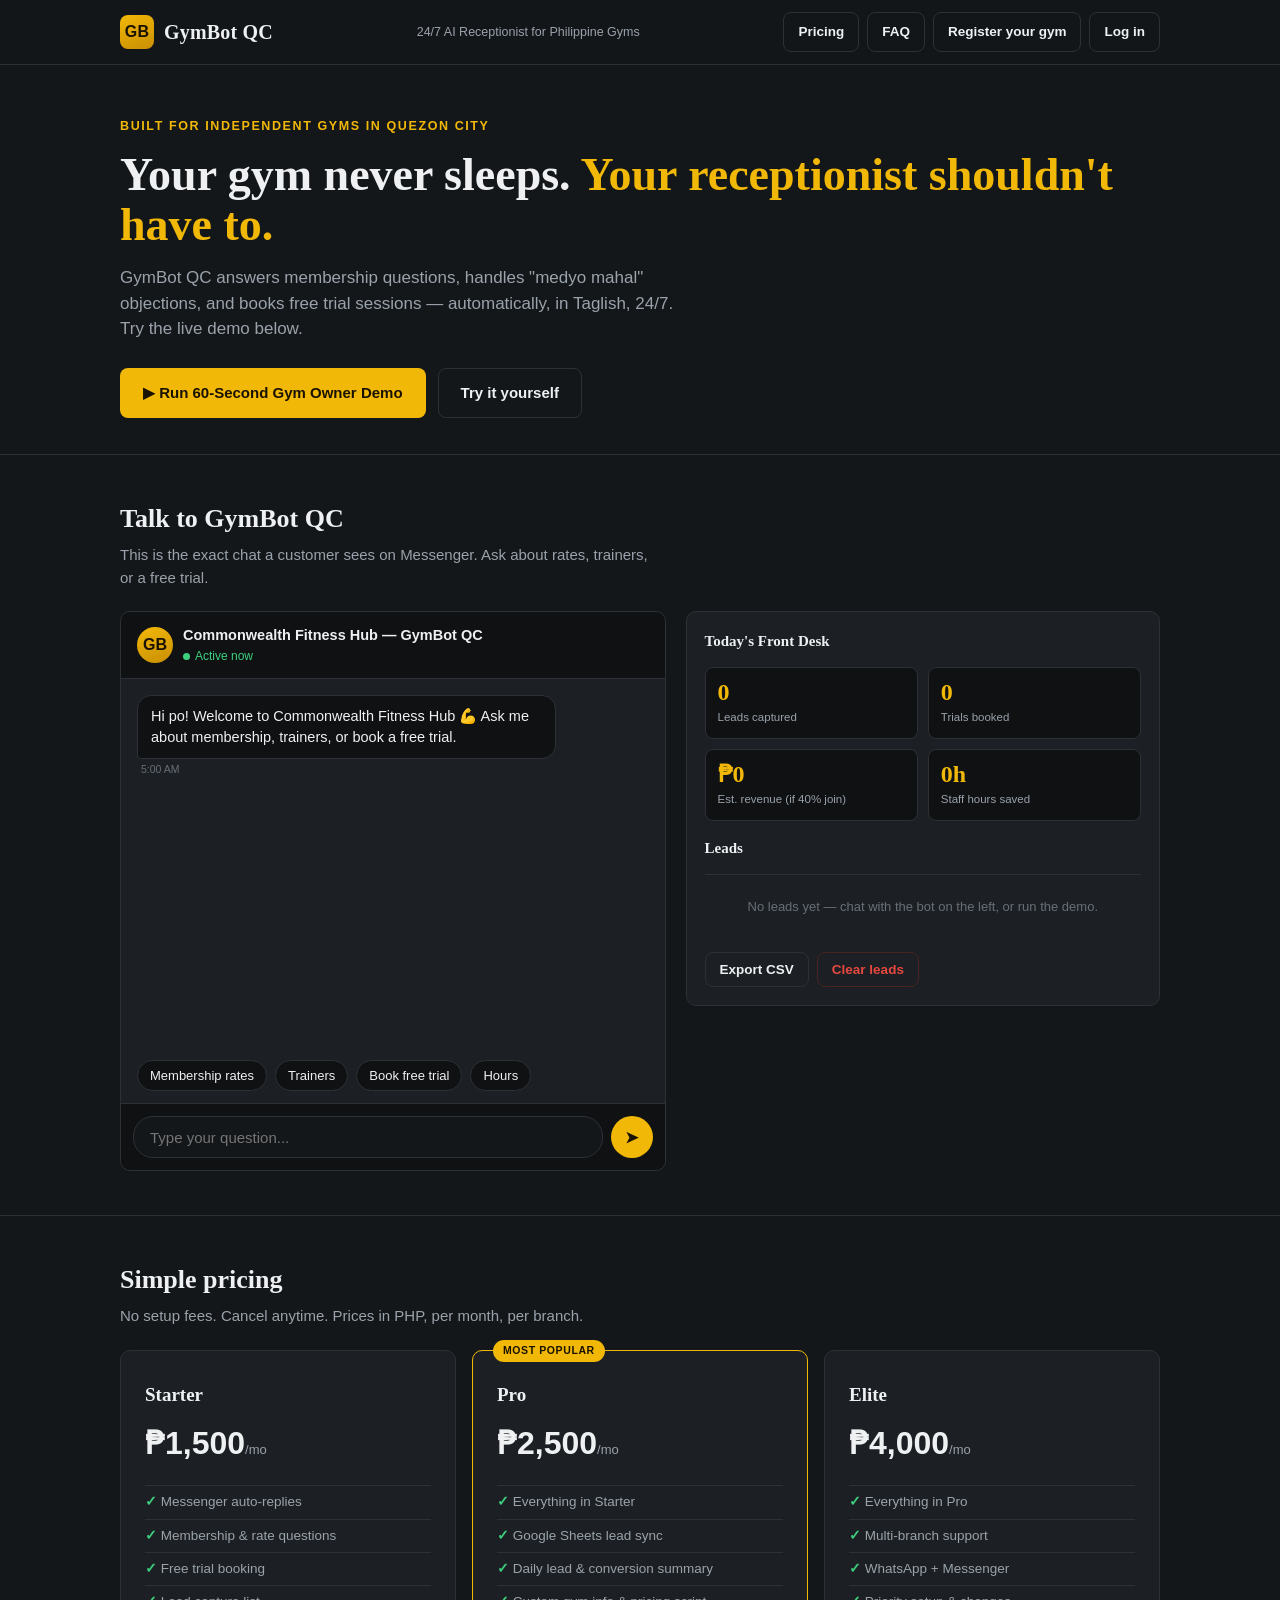
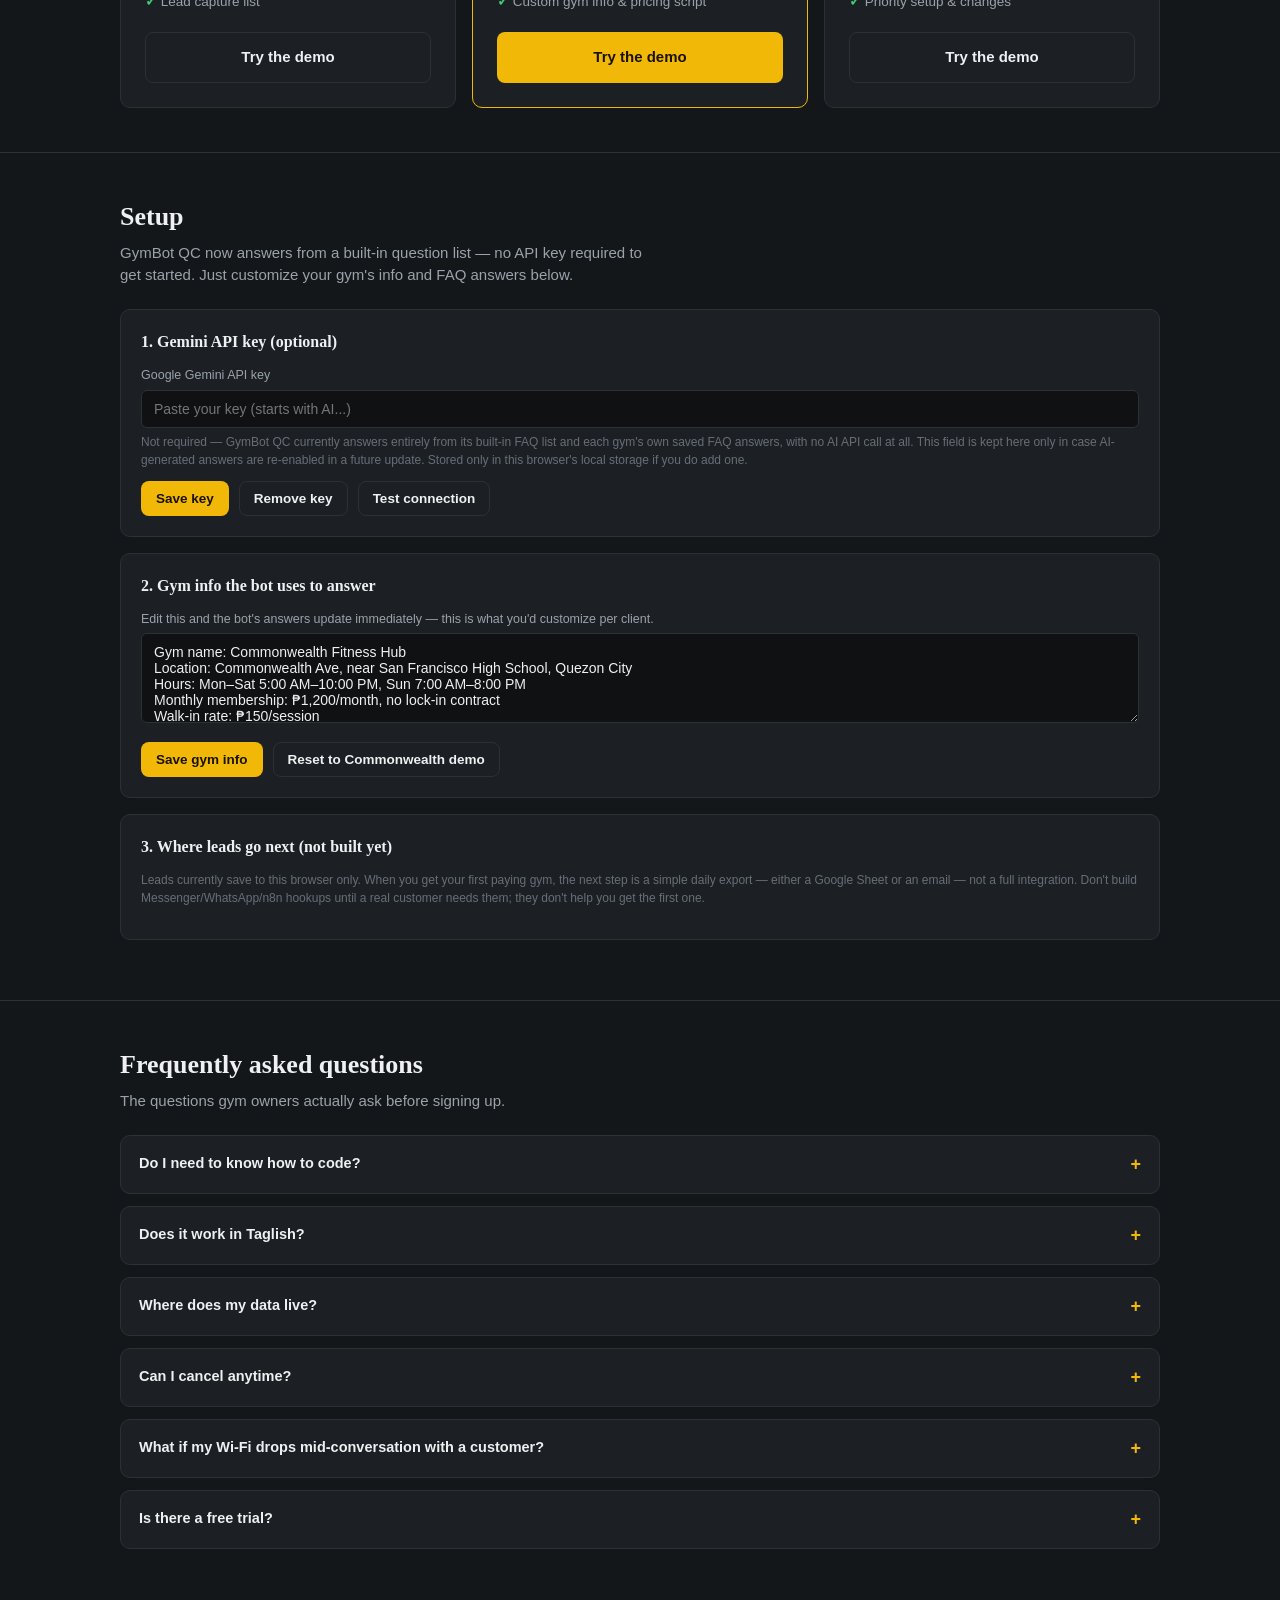
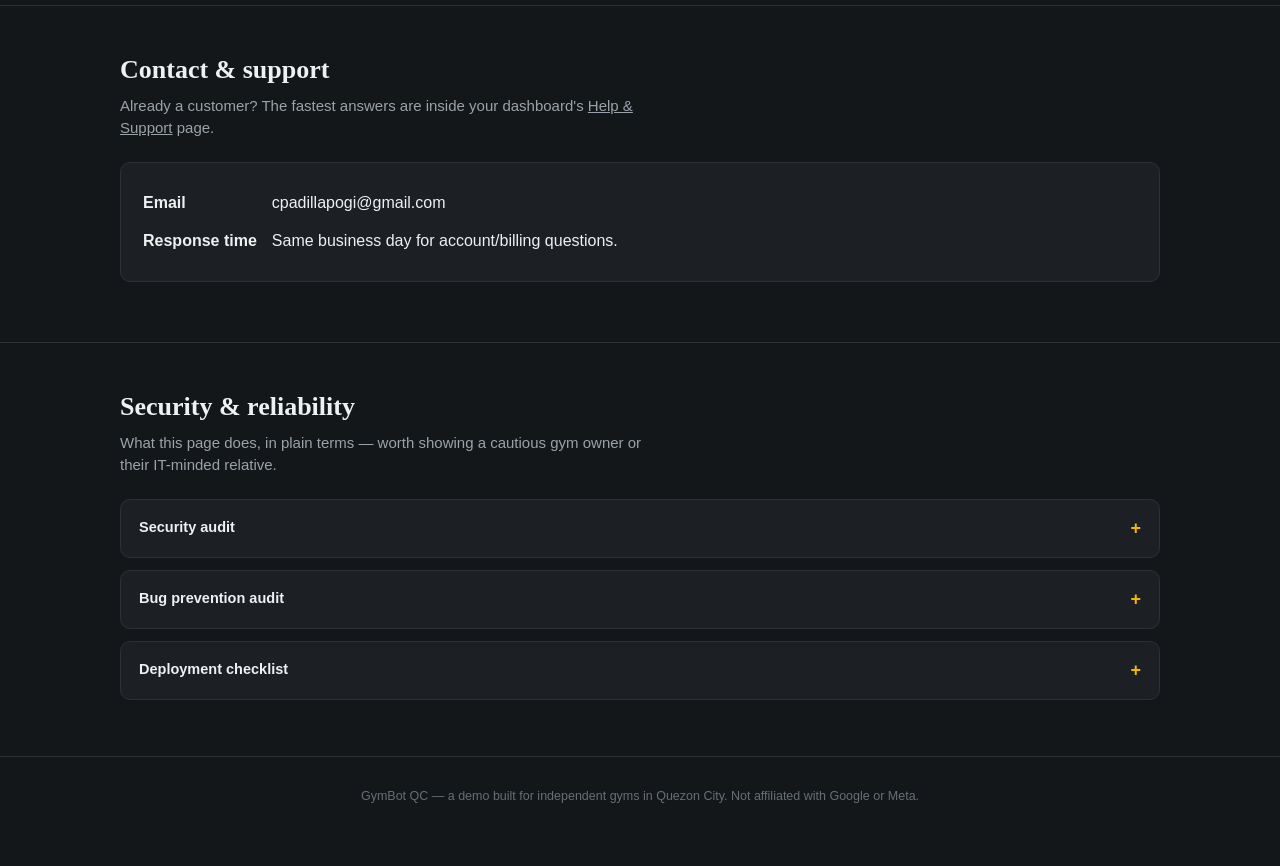
<file: index.html>
<!DOCTYPE html>
<html lang="en">
<head>
<meta charset="UTF-8">
<meta name="viewport" content="width=device-width, initial-scale=1.0, maximum-scale=1">
<title>GymBot QC — 24/7 AI Receptionist for Philippine Gyms</title>
<meta name="description" content="GymBot QC: an AI receptionist that answers gym questions and books free trials, 24/7.">

<link rel="stylesheet" href="css/base.css">
<link rel="stylesheet" href="css/layout.css">
<link rel="stylesheet" href="css/components.css">
</head>
<body>

<!-- ============================================================
     TOP BAR
     ============================================================ -->
<div class="topbar">
  <nav class="topbar-inner" aria-label="Primary">
    <div class="logo">
      <span class="logo-mark" aria-hidden="true">GB</span>
      <span>GymBot QC</span>
    </div>
    <div class="tagline-small">24/7 AI Receptionist for Philippine Gyms</div>
    <div style="display:flex;gap:8px;">
      <a href="pricing.html" class="btn btn-ghost btn-sm">Pricing</a>
      <a href="#faq" class="btn btn-ghost btn-sm">FAQ</a>
      <a href="register.html" class="btn btn-ghost btn-sm">Register your gym</a>
      <a href="login.html" class="btn btn-ghost btn-sm">Log in</a>
    </div>
  </nav>
</div>

<!-- ============================================================
     HERO
     ============================================================ -->
<header class="hero">
  <div class="wrap">
    <p class="eyebrow">Built for independent gyms in Quezon City</p>
    <h1>Your gym never sleeps. <em>Your receptionist shouldn't have to.</em></h1>
    <p class="lede">GymBot QC answers membership questions, handles "medyo mahal" objections, and books free trial sessions — automatically, in Taglish, 24/7. Try the live demo below.</p>
    <div class="hero-ctas">
      <button class="btn btn-primary" id="runDemoBtn" type="button">▶ Run 60-Second Gym Owner Demo</button>
      <a href="#chat" class="btn btn-ghost">Try it yourself</a>
    </div>
  </div>
</header>

<main>

  <!-- ============================================================
       LIVE CONSOLE: CHAT + DASHBOARD
       ============================================================ -->
  <section id="chat" aria-labelledby="chat-heading">
    <div class="wrap">
      <div class="section-head">
        <h2 id="chat-heading">Talk to GymBot QC</h2>
        <p>This is the exact chat a customer sees on Messenger. Ask about rates, trainers, or a free trial.</p>
      </div>

      <div class="console-grid">
        <!-- CHAT CARD -->
        <article class="chat-card" aria-label="GymBot chat">
          <div class="chat-header">
            <div class="chat-avatar" aria-hidden="true">GB</div>
            <div class="chat-header-text">
              <div class="name">Commonwealth Fitness Hub — GymBot QC</div>
              <div class="status"><span class="status-dot" id="chatStatusDot" aria-hidden="true"></span> <span id="chatStatusText">Active now</span></div>
            </div>
          </div>

          <div class="chat-log" id="chatLog" role="log" aria-live="polite" aria-label="Chat conversation"></div>

          <div class="quick-replies" id="quickReplies">
            <button class="chip" data-msg="Magkano po ang monthly membership?">Membership rates</button>
            <button class="chip" data-msg="May trainers po ba kayo?">Trainers</button>
            <button class="chip" data-msg="Pwede po free trial?">Book free trial</button>
            <button class="chip" data-msg="Anong oras po kayo bukas?">Hours</button>
          </div>

          <form class="chat-input-row" id="chatForm">
            <label for="chatInput" class="sr-only">Type a message</label>
            <input type="text" id="chatInput" maxlength="500" autocomplete="off"
                   placeholder="Type your question..." />
            <button type="submit" class="send-btn" id="sendBtn" aria-label="Send message">➤</button>
          </form>
        </article>

        <!-- DASHBOARD CARD -->
        <aside class="dash-card" aria-label="Today's front desk dashboard">
          <div class="dash-title"><h3>Today's Front Desk</h3></div>
          <div class="stat-grid">
            <div class="stat-box"><div class="num" id="statLeads">0</div><div class="label">Leads captured</div></div>
            <div class="stat-box"><div class="num" id="statTrials">0</div><div class="label">Trials booked</div></div>
            <div class="stat-box"><div class="num" id="statRevenue">₱0</div><div class="label">Est. revenue (if 40% join)</div></div>
            <div class="stat-box"><div class="num" id="statHours">0h</div><div class="label">Staff hours saved</div></div>
          </div>

          <div class="dash-title"><h3 style="margin:0;">Leads</h3></div>
          <div class="lead-list" id="leadList">
            <div class="empty-state" id="leadEmpty">No leads yet — chat with the bot on the left, or run the demo.</div>
          </div>

          <div class="dash-footer">
            <button class="btn btn-ghost btn-sm" id="exportCsvBtn" type="button">Export CSV</button>
            <button class="btn btn-danger-outline btn-sm" id="clearLeadsBtn" type="button">Clear leads</button>
          </div>
        </aside>
      </div>
    </div>
  </section>

  <!-- ============================================================
       PRICING
       ============================================================ -->
  <section id="pricing" aria-labelledby="pricing-heading">
    <div class="wrap">
      <div class="section-head">
        <h2 id="pricing-heading">Simple pricing</h2>
        <p>No setup fees. Cancel anytime. Prices in PHP, per month, per branch.</p>
      </div>
      <div class="pricing-grid">
        <article class="price-card">
          <h3>Starter</h3>
          <div class="price">₱1,500<span>/mo</span></div>
          <ul>
            <li>Messenger auto-replies</li>
            <li>Membership &amp; rate questions</li>
            <li>Free trial booking</li>
            <li>Lead capture list</li>
          </ul>
          <a href="#chat" class="btn btn-ghost">Try the demo</a>
        </article>
        <article class="price-card featured">
          <h3>Pro</h3>
          <div class="price">₱2,500<span>/mo</span></div>
          <ul>
            <li>Everything in Starter</li>
            <li>Google Sheets lead sync</li>
            <li>Daily lead &amp; conversion summary</li>
            <li>Custom gym info &amp; pricing script</li>
          </ul>
          <a href="#chat" class="btn btn-primary">Try the demo</a>
        </article>
        <article class="price-card">
          <h3>Elite</h3>
          <div class="price">₱4,000<span>/mo</span></div>
          <ul>
            <li>Everything in Pro</li>
            <li>Multi-branch support</li>
            <li>WhatsApp + Messenger</li>
            <li>Priority setup &amp; changes</li>
          </ul>
          <a href="#chat" class="btn btn-ghost">Try the demo</a>
        </article>
      </div>
    </div>
  </section>

  <!-- ============================================================
       SETUP — gym info + FAQ answers (what you'd hand a real client)
       ============================================================ -->
  <section id="setup" aria-labelledby="setup-heading">
    <div class="wrap">
      <div class="section-head">
        <h2 id="setup-heading">Setup</h2>
        <p>GymBot QC now answers from a built-in question list — no API key required to get started. Just customize your gym's info and FAQ answers below.</p>
      </div>

      <div class="panel">
        <h3>1. Gemini API key (optional)</h3>
        <label for="apiKeyInput">Google Gemini API key</label>
        <input type="password" id="apiKeyInput" autocomplete="off" placeholder="Paste your key (starts with AI...)">
        <p class="help-text">Not required — GymBot QC currently answers entirely from its built-in FAQ list and each gym's own saved FAQ answers, with no AI API call at all. This field is kept here only in case AI-generated answers are re-enabled in a future update. Stored only in this browser's local storage if you do add one.</p>
        <div class="panel-actions">
          <button class="btn btn-primary btn-sm" id="saveKeyBtn" type="button">Save key</button>
          <button class="btn btn-ghost btn-sm" id="clearKeyBtn" type="button">Remove key</button>
          <button class="btn btn-ghost btn-sm" id="testConnectionBtn" type="button">Test connection</button>
        </div>
        <div class="status-line" id="keyStatus" role="status"></div>
        <div class="status-line" id="testConnectionStatus" role="status"></div>
      </div>

      <div class="panel">
        <h3>2. Gym info the bot uses to answer</h3>
        <label for="gymInfoInput">Edit this and the bot's answers update immediately — this is what you'd customize per client.</label>
        <textarea id="gymInfoInput" spellcheck="false"></textarea>
        <div class="panel-actions">
          <button class="btn btn-primary btn-sm" id="saveGymInfoBtn" type="button">Save gym info</button>
          <button class="btn btn-ghost btn-sm" id="resetGymInfoBtn" type="button">Reset to Commonwealth demo</button>
        </div>
        <div class="status-line" id="gymInfoStatus" role="status"></div>
      </div>

      <div class="panel">
        <h3>3. Where leads go next (not built yet)</h3>
        <p class="help-text" style="margin-top:0;">Leads currently save to this browser only. When you get your first paying gym, the next step is a simple daily export — either a Google Sheet or an email — not a full integration. Don't build Messenger/WhatsApp/n8n hookups until a real customer needs them; they don't help you get the first one.</p>
      </div>
    </div>
  </section>

  <!-- ============================================================
       FAQ
       ============================================================ -->
  <section id="faq" aria-labelledby="faq-heading">
    <div class="wrap">
      <div class="section-head">
        <h2 id="faq-heading">Frequently asked questions</h2>
        <p>The questions gym owners actually ask before signing up.</p>
      </div>

      <details>
        <summary>Do I need to know how to code?</summary>
        <div class="audit-body"><p>No. Registering your gym, entering your business info, and running the AI receptionist all happen through plain forms in the dashboard — see <a href="onboarding.html">Getting Started</a>.</p></div>
      </details>
      <details>
        <summary>Does it work in Taglish?</summary>
        <div class="audit-body"><p>Yes — try the live demo above. GymBot QC's built-in question list covers common gym questions in English, Tagalog, and Taglish, including shortcuts and typos customers actually type.</p></div>
      </details>
      <details>
        <summary>Where does my data live?</summary>
        <div class="audit-body"><p>In this browser's local storage for the demo/preview version of the app — see the Security audit below. A production deployment for a paying gym should move data server-side; see the Launch Guide's migration notes.</p></div>
      </details>
      <details>
        <summary>Can I cancel anytime?</summary>
        <div class="audit-body"><p>Yes, from your Subscription page inside the dashboard — no contract, no cancellation fee. Full details on the <a href="pricing.html">pricing page</a>.</p></div>
      </details>
      <details>
        <summary>What if my Wi-Fi drops mid-conversation with a customer?</summary>
        <div class="audit-body"><p>The chat detects offline status and shows a clear "Offline" indicator instead of failing silently; replies resume automatically once connectivity returns.</p></div>
      </details>
      <details>
        <summary>Is there a free trial?</summary>
        <div class="audit-body"><p>Every new gym gets a 14-day free trial on the Pro plan, no card required. Start it from <a href="onboarding.html">Getting Started</a>.</p></div>
      </details>
    </div>
  </section>

  <!-- ============================================================
       CONTACT
       ============================================================ -->
  <section id="contact" aria-labelledby="contact-heading">
    <div class="wrap">
      <div class="section-head">
        <h2 id="contact-heading">Contact &amp; support</h2>
        <p>Already a customer? The fastest answers are inside your dashboard's <a href="owner-dashboard.html#help">Help &amp; Support</a> page.</p>
      </div>
      <div class="panel">
        <table>
          <tr><th style="text-align:left;padding:6px 12px 6px 0;">Email</th><td>cpadillapogi@gmail.com</td></tr>
          <tr><th style="text-align:left;padding:6px 12px 6px 0;">Response time</th><td>Same business day for account/billing questions.</td></tr>
        </table>
      </div>
    </div>
  </section>

  <!-- ============================================================
       AUDITS
       ============================================================ -->
  <section id="audits" aria-labelledby="audits-heading">
    <div class="wrap">
      <div class="section-head">
        <h2 id="audits-heading">Security &amp; reliability</h2>
        <p>What this page does, in plain terms — worth showing a cautious gym owner or their IT-minded relative.</p>
      </div>

      <details>
        <summary>Security audit</summary>
        <div class="audit-body">
          <p>This page is plain HTML, CSS, and JavaScript (loaded as ES modules). No build step, no minification, no external JS libraries. Nothing here is obfuscated — view source and you see exactly what runs.</p>
          <table>
            <tr><th>What</th><th>Why it's here</th></tr>
            <tr><td>Built-in FAQ matching (no network call)</td><td>The chat answers directly from a built-in question list and each gym's own saved FAQ answers — entirely in the browser, no server round-trip needed to answer a customer.</td></tr>
            <tr><td><code>localStorage</code></td><td>Stores gym info text and captured leads on this device only, via a single StorageAdapter module. Nothing is sent to any server GymBot QC controls.</td></tr>
            <tr><td>No cookies, no analytics, no tracking pixels</td><td>Not needed for the demo.</td></tr>
            <tr><td>No <code>eval</code>, <code>Function()</code>, or string-based <code>setTimeout</code>/<code>setInterval</code></td><td>All timers use function references, not code strings.</td></tr>
            <tr><td>No iframes, hidden forms, or hidden downloads</td><td>Nothing runs or downloads without a visible, deliberate button click.</td></tr>
          </table>
          <p style="margin-top:10px;"><strong>Note:</strong> an optional Gemini API key field is still available in Setup in case AI-generated answers are re-enabled in a future update, but it currently plays no role in answering customers — nothing here sends chat messages to any external API.</p>
        </div>
      </details>

      <details>
        <summary>Bug prevention audit</summary>
        <div class="audit-body">
          <table>
            <tr><th>Scenario</th><th>Handling</th></tr>
            <tr><td>Question not covered by the FAQ list</td><td>Bot shows a clear "let me have staff follow up" message instead of guessing or failing silently.</td></tr>
            <tr><td>Complaint, injury, emergency, or billing dispute</td><td>Never answered by guesswork — automatically routed to a "please contact our staff directly" message so a human handles it.</td></tr>
            <tr><td>Empty or whitespace-only message</td><td>Blocked before sending — button stays disabled.</td></tr>
            <tr><td>Very long message</td><td>Input is capped at 500 characters via <code>maxlength</code> and clamped again in code.</td></tr>
            <tr><td>Rapid repeated clicks</td><td>Send button disables the instant a message is sent and re-enables only after a reply or error.</td></tr>
            <tr><td>Corrupted localStorage</td><td>All reads go through StorageAdapter's try/catch; a broken lead list or gym-info entry is reset instead of crashing the page.</td></tr>
            <tr><td>CSV export with commas/quotes/emoji</td><td>Every field is quote-wrapped and internal quotes escaped before export.</td></tr>
            <tr><td>Booking form left blank</td><td>Name and phone are required before "Confirm booking" is enabled; inline error text explains what's missing.</td></tr>
            <tr><td>Customer goes offline mid-chat</td><td>Detected via <code>navigator.onLine</code> before wasting a network call; header shows an "Offline" status and replies fall back automatically until connectivity returns.</td></tr>
          </table>
        </div>
      </details>

      <details>
        <summary>Deployment checklist</summary>
        <div class="audit-body">
          <ol style="padding-left:18px;margin:0;">
            <li>Swap the demo gym info for the real client's info in the Setup panel, then export that text somewhere safe (it resets if the browser storage is cleared).</li>
            <li>Fill in each gym's real FAQ answers in Business Settings (Gym Owner dashboard) before sharing their widget link — the built-in list ships with placeholder text.</li>
            <li>Host on Netlify or GitHub Pages (both are free, both serve plain HTML/ES modules fine over HTTPS).</li>
            <li>Test on an actual Android phone, not just desktop Chrome — check the keyboard doesn't cover the input.</li>
            <li>Send the link to the gym owner and watch them use it once, live, before pitching the paid plan.</li>
          </ol>
        </div>
      </details>
    </div>
  </section>

</main>

<footer>
  <div class="wrap">GymBot QC — a demo built for independent gyms in Quezon City. Not affiliated with Google or Meta.</div>
</footer>

<div id="toastHost"></div>

<script src="js/api-config.js"></script>
<script type="module" src="js/main.js"></script>
</body>
</html>
</file>
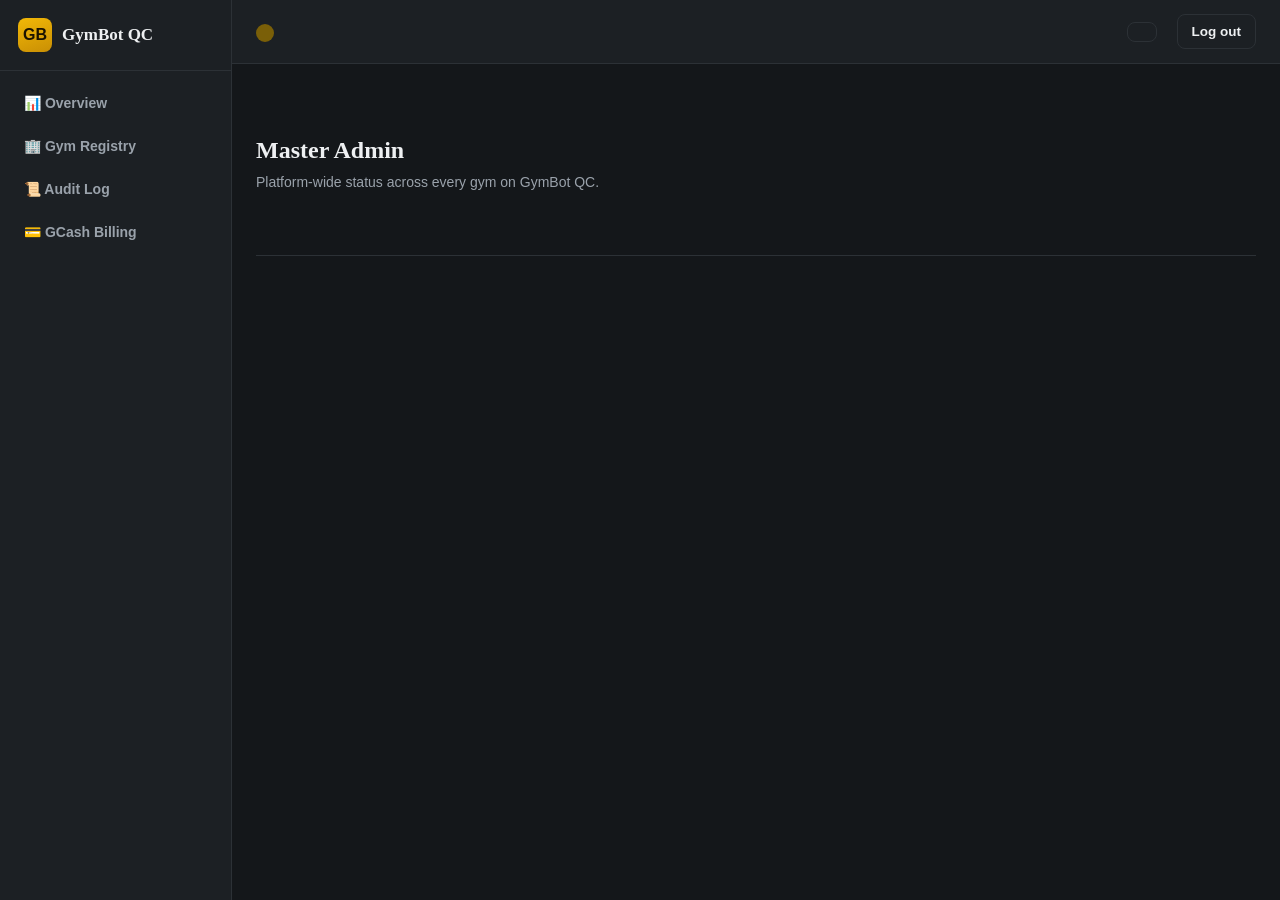
<file: dashboard.html>
<!DOCTYPE html>
<html lang="en">
<head>
<meta charset="UTF-8">
<meta name="viewport" content="width=device-width, initial-scale=1.0, maximum-scale=1">
<title>Master Admin — GymBot QC</title>

<link rel="stylesheet" href="css/base.css">
<link rel="stylesheet" href="css/layout.css">
<link rel="stylesheet" href="css/components.css">
<link rel="stylesheet" href="css/auth.css">
<link rel="stylesheet" href="css/owner-dashboard.css">
<link rel="stylesheet" href="css/admin-dashboard.css">
<link rel="stylesheet" href="css/gcash-billing.css">
</head>
<body>

<div class="owner-shell">

  <button class="owner-menu-btn" id="ownerMenuBtn" type="button" aria-label="Open menu">☰</button>
  <div class="owner-sidebar-scrim" id="ownerSidebarScrim"></div>

  <aside class="owner-sidebar" id="ownerSidebar" aria-label="Master Admin navigation">
    <div class="owner-sidebar-brand">
      <span class="logo-mark" aria-hidden="true">GB</span>
      <span>GymBot QC</span>
    </div>
    <nav class="owner-nav">
      <a href="#overview" class="owner-nav-link" data-page="overview">📊 Overview</a>
      <a href="#gym-registry" class="owner-nav-link" data-page="gym-registry">🏢 Gym Registry</a>
      <a href="#audit-log" class="owner-nav-link" data-page="audit-log">📜 Audit Log</a>
      <a href="#billing" class="owner-nav-link" data-page="billing">💳 GCash Billing</a>
      <!-- Hidden by default. Click the "GB" brand mark above 5 times within
           3 seconds to reveal (see wireHiddenDevConsoleTrigger in
           admin-dev-console-ui.js). Gym Owners never reach this page at
           all — dashboard.html is DEVELOPER-only end to end. -->
      <a href="#dev-console" class="owner-nav-link" data-page="dev-console" id="devConsoleNavLink" hidden>🛠 Developer Console</a>
    </nav>
  </aside>

  <div class="owner-main">
    <header class="owner-topbar">
      <div class="owner-topbar-gym">
        <span id="shellRoleBadge" class="role-badge"></span>
      </div>
      <div class="owner-topbar-actions">
        <span id="shellNotifBellHost"></span>
        <button class="btn btn-ghost btn-sm" id="shellThemeToggle" type="button"></button>
        <span class="owner-topbar-email" id="shellUserEmail"></span>
        <button class="btn btn-ghost btn-sm" id="shellLogoutBtn" type="button">Log out</button>
      </div>
    </header>

    <main class="owner-content">

      <!-- ===================== OVERVIEW ===================== -->
      <section class="owner-page active" id="page-overview" aria-labelledby="adminOverviewHeading">
        <div class="owner-page-head">
          <h1 id="adminOverviewHeading">Master Admin</h1>
          <p class="owner-page-sub">Platform-wide status across every gym on GymBot QC.</p>
        </div>
        <div id="adminOverviewContent"><!-- injected --></div>
      </section>

      <!-- ===================== GYM REGISTRY ===================== -->
      <section class="owner-page" id="page-gym-registry" aria-labelledby="adminRegistryHeading">
        <div class="owner-page-head">
          <h1 id="adminRegistryHeading">Gym Registry</h1>
          <p class="owner-page-sub">Every gym tenant that has ever registered, and its current owner, plan, and subscription status.</p>
        </div>

        <div class="owner-panel">
          <div class="owner-leads-toolbar">
            <input type="text" id="adminRegistrySearch" class="owner-leads-search" placeholder="Search by gym name, owner email, or gym ID…">
            <select id="adminRegistryStatusFilter" aria-label="Filter by subscription status"><!-- injected --></select>
            <select id="adminRegistryPlanFilter" aria-label="Filter by plan"><!-- injected --></select>
            <select id="adminRegistryAiFilter" aria-label="Filter by AI status">
              <option value="">All AI status</option>
              <option value="on">AI on</option>
              <option value="off">AI off</option>
            </select>
            <select id="adminRegistryDateFilter" aria-label="Filter by registration date">
              <option value="">Any registration date</option>
              <option value="7">Last 7 days</option>
              <option value="30">Last 30 days</option>
              <option value="90">Last 90 days</option>
            </select>
            <select id="adminRegistrySort" aria-label="Sort gyms">
              <option value="newest">Newest first</option>
              <option value="oldest">Oldest first</option>
              <option value="name">By gym name</option>
              <option value="leads">Most leads</option>
            </select>
            <label class="help-text" style="display:flex;align-items:center;gap:6px;white-space:nowrap;">
              <input type="checkbox" id="adminRegistryShowDeleted"> Show deleted
            </label>
            <span class="owner-leads-count" id="adminRegistryCount">0 gyms</span>
          </div>

          <div id="adminRegistryList"><!-- injected --></div>
          <div class="owner-leads-toolbar" id="adminRegistryPager" style="justify-content:center;"><!-- injected --></div>
        </div>
      </section>

      <!-- ===================== AUDIT LOG & SECURITY (Phase 13) ===================== -->
      <section class="owner-page" id="page-audit-log" aria-labelledby="adminAuditLogHeading">
        <div class="owner-page-head">
          <h1 id="adminAuditLogHeading">Developer Audit Log</h1>
          <p class="owner-page-sub">Every account/subscription-changing action taken from this dashboard, most recent first.</p>
        </div>
        <div class="dev-console-layout">
          <nav class="dev-console-tabs audit-tabs" aria-label="Audit &amp; security sections">
            <button class="dev-console-tab audit-tab active" data-audit-tab="log" type="button">Audit Log</button>
            <button class="dev-console-tab audit-tab" data-audit-tab="security" type="button">Security Center</button>
          </nav>
          <div class="dev-console-body" id="adminAuditContent"><!-- injected --></div>
        </div>
      </section>

      <!-- ===================== GCASH BILLING (Phase 10) ===================== -->
      <section class="owner-page" id="page-billing" aria-labelledby="adminBillingHeading">
        <div class="owner-page-head">
          <h1 id="adminBillingHeading">Pending Payments</h1>
          <p class="owner-page-sub">GCash payment approvals, payment settings, the commission engine, and platform revenue.</p>
        </div>
        <div class="dev-console-layout">
          <nav class="dev-console-tabs billing-tabs" aria-label="Billing sections">
            <button class="dev-console-tab billing-tab active" data-billing-tab="pending" type="button">Pending Payments</button>
            <button class="dev-console-tab billing-tab" data-billing-tab="history" type="button">Payment History</button>
            <button class="dev-console-tab billing-tab" data-billing-tab="gcash" type="button">GCash Settings</button>
            <button class="dev-console-tab billing-tab" data-billing-tab="commission" type="button">Commission Engine</button>
            <button class="dev-console-tab billing-tab" data-billing-tab="revenue" type="button">Revenue</button>
          </nav>
          <div class="dev-console-body" id="adminBillingContent"><!-- injected --></div>
        </div>
      </section>

      <!-- ===================== DEVELOPER CONSOLE (Phase 9) ===================== -->
      <section class="owner-page" id="page-dev-console" aria-labelledby="devConsoleHeading">
        <div class="owner-page-head">
          <h1 id="devConsoleHeading">Developer Console</h1>
          <p class="owner-page-sub">Internal system configuration — Gemini AI tuning, the master system prompt, diagnostics, logs, backups, integrations, database utilities, feature flags, and version info. Not visible to Gym Owners.</p>
        </div>
        <div class="dev-console-layout">
          <nav class="dev-console-tabs" aria-label="Developer Console sections">
            <button class="dev-console-tab active" data-tab="ai" type="button">AI Configuration</button>
            <button class="dev-console-tab" data-tab="prompt" type="button">Master System Prompt</button>
            <button class="dev-console-tab" data-tab="diagnostics" type="button">System Diagnostics</button>
            <button class="dev-console-tab" data-tab="logs" type="button">Logs</button>
            <button class="dev-console-tab" data-tab="backup" type="button">Backup & Restore</button>
            <button class="dev-console-tab" data-tab="integrations" type="button">Integration Hub</button>
            <button class="dev-console-tab" data-tab="database" type="button">Database Utilities</button>
            <button class="dev-console-tab" data-tab="salesdemo" type="button">Sales Demo</button>
            <button class="dev-console-tab" data-tab="flags" type="button">Feature Flags</button>
            <button class="dev-console-tab" data-tab="version" type="button">Version</button>
          </nav>
          <div class="dev-console-body" id="devConsoleContent"><!-- injected --></div>
        </div>
      </section>

      <!-- Gym detail modal (shared, used from both pages) -->
      <div class="owner-modal-scrim" id="adminGymModalScrim" hidden>
        <div class="owner-modal" role="dialog" aria-modal="true" aria-labelledby="adminGymModalTitle">
          <div class="owner-modal-head">
            <h3 id="adminGymModalTitle">Gym details</h3>
            <button class="owner-modal-close" id="adminGymModalClose" type="button" aria-label="Close">✕</button>
          </div>
          <div class="owner-modal-body" id="adminGymModalBody"><!-- injected --></div>
        </div>
      </div>

    </main>
  </div>
</div>

<div id="toastHost"></div>

<script src="js/api-config.js"></script>
<script type="module" src="js/main-dashboard.js"></script>
</body>
</html>
</file>
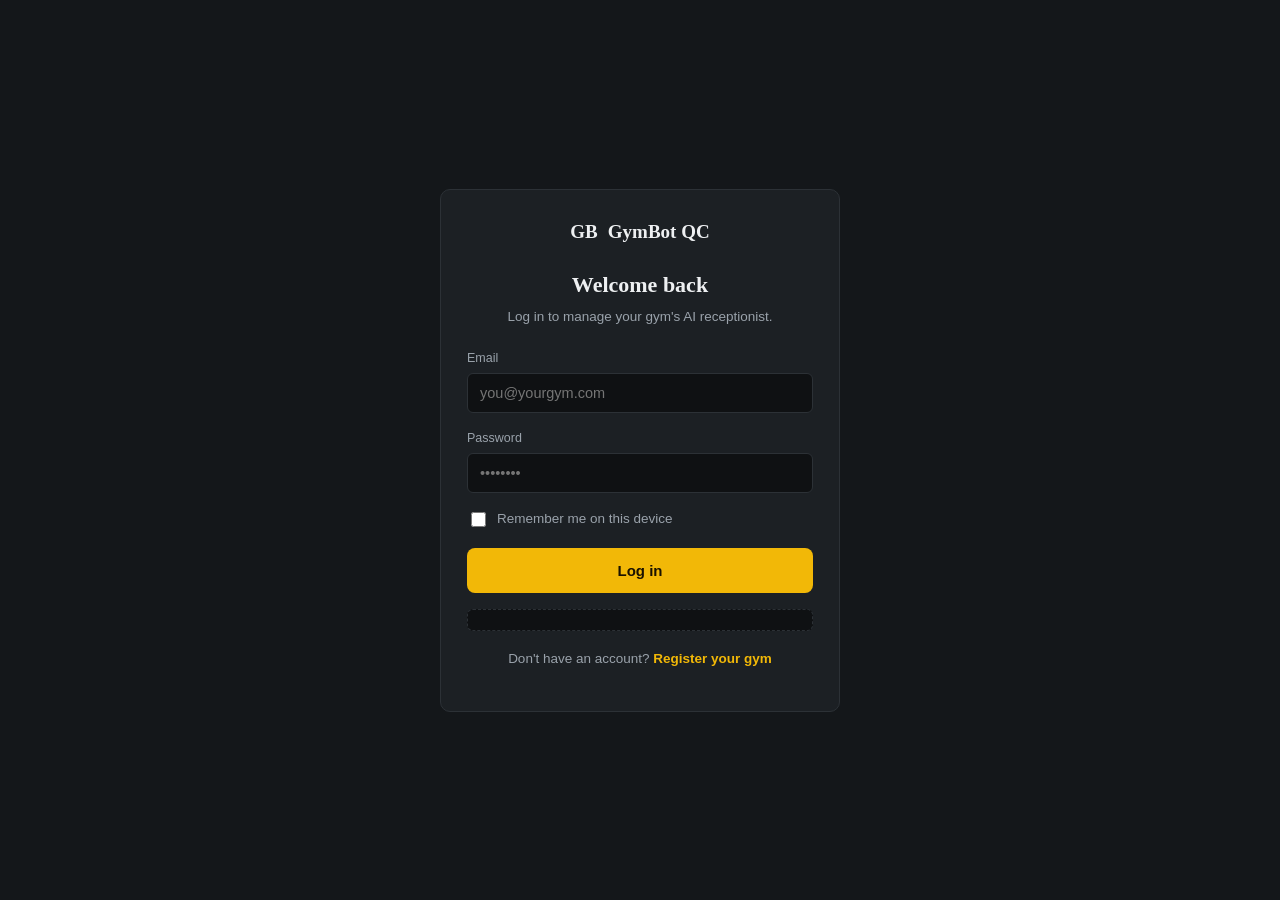
<file: login.html>
<!DOCTYPE html>
<html lang="en">
<head>
<meta charset="UTF-8">
<meta name="viewport" content="width=device-width, initial-scale=1.0, maximum-scale=1">
<title>Log in — GymBot QC</title>
<meta name="description" content="Log in to your GymBot QC account.">
<link rel="stylesheet" href="css/base.css">
<link rel="stylesheet" href="css/components.css">
<link rel="stylesheet" href="css/auth.css">
</head>
<body>
<main class="auth-shell">
  <div class="auth-card">
    <div class="auth-logo">
      <span class="logo-mark" aria-hidden="true">GB</span>
      <span>GymBot QC</span>
    </div>
    <h1>Welcome back</h1>
    <p class="auth-sub">Log in to manage your gym's AI receptionist.</p>
    <div class="auth-alert" id="loginAlert" role="alert"></div>
    <form id="loginForm" novalidate>
      <div class="auth-field">
        <label for="loginEmail">Email</label>
        <input type="email" id="loginEmail" autocomplete="email" required placeholder="you@yourgym.com">
      </div>
      <div class="auth-field">
        <label for="loginPassword">Password</label>
        <input type="password" id="loginPassword" autocomplete="current-password" required placeholder="••••••••">
      </div>
      <label class="auth-remember" for="loginRemember">
        <input type="checkbox" id="loginRemember">
        Remember me on this device
      </label>
      <button type="submit" class="btn btn-primary auth-submit" id="loginSubmit">
        Log in
        <span class="auth-spinner" aria-hidden="true"></span>
      </button>
    </form>
    <div class="auth-hint" id="devHint"></div>
    <p class="auth-footer-link">Don't have an account? <a href="register.html">Register your gym</a></p>
  </div>
</main>
<script src="js/api-config.js"></script>
<script type="module" src="js/main-login.js"></script>
</body>
</html>
</file>
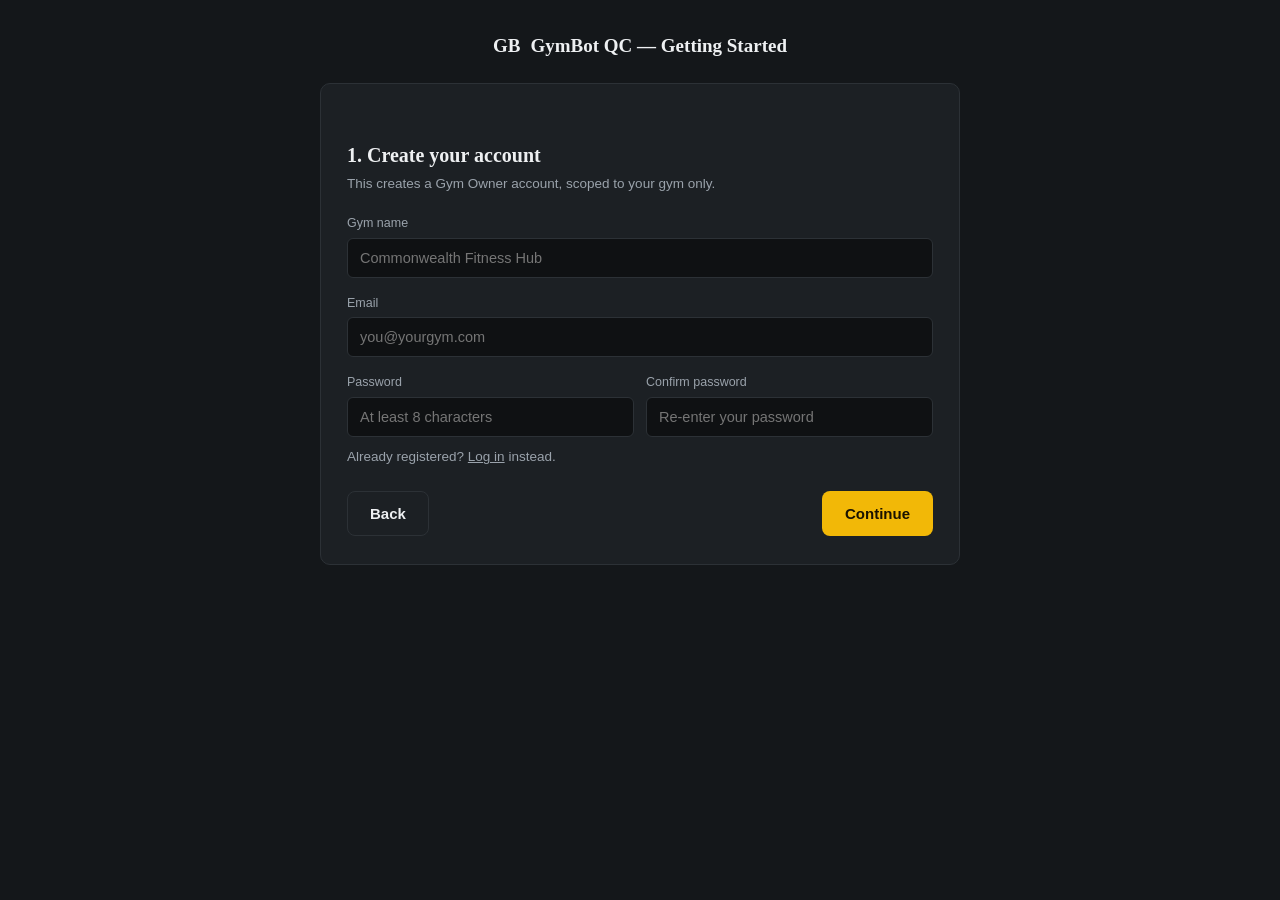
<file: onboarding.html>
<!DOCTYPE html>
<html lang="en">
<head>
<meta charset="UTF-8">
<meta name="viewport" content="width=device-width, initial-scale=1.0, maximum-scale=1">
<title>Getting Started — GymBot QC</title>
<meta name="description" content="Set up your gym on GymBot QC in a few guided steps.">

<link rel="stylesheet" href="css/base.css">
<link rel="stylesheet" href="css/components.css">
<link rel="stylesheet" href="css/auth.css">
<link rel="stylesheet" href="css/onboarding.css">
</head>
<body>

<main class="wizard-shell">
  <div class="wizard-logo">
    <span class="logo-mark" aria-hidden="true">GB</span>
    <span>GymBot QC — Getting Started</span>
  </div>

  <div class="wizard-card">
    <nav class="wizard-progress" id="wizardProgress" aria-label="Setup progress"></nav>

    <div class="wizard-alert" id="wizardAlert" role="alert"></div>

    <!-- Step 1: Create account -->
    <section class="wizard-step active" id="wizardStep1" aria-labelledby="step1Heading">
      <h2 id="step1Heading">1. Create your account</h2>
      <p class="wizard-step-sub">This creates a Gym Owner account, scoped to your gym only.</p>
      <div class="wizard-field">
        <label for="wzGymName">Gym name</label>
        <input type="text" id="wzGymName" autocomplete="organization" placeholder="Commonwealth Fitness Hub">
      </div>
      <div class="wizard-field">
        <label for="wzEmail">Email</label>
        <input type="email" id="wzEmail" autocomplete="email" placeholder="you@yourgym.com">
      </div>
      <div class="wizard-field-row">
        <div class="wizard-field">
          <label for="wzPassword">Password</label>
          <input type="password" id="wzPassword" autocomplete="new-password" placeholder="At least 8 characters">
        </div>
        <div class="wizard-field">
          <label for="wzConfirmPassword">Confirm password</label>
          <input type="password" id="wzConfirmPassword" autocomplete="new-password" placeholder="Re-enter your password">
        </div>
      </div>
      <p class="wizard-step-sub" style="margin-top:-6px;">Already registered? <a href="login.html">Log in</a> instead.</p>
    </section>

    <!-- Step 2: Gym information -->
    <section class="wizard-step" id="wizardStep2" aria-labelledby="step2Heading">
      <h2 id="step2Heading">2. Tell us about your gym</h2>
      <p class="wizard-step-sub">This is what the AI Receptionist will use to answer customers.</p>
      <div class="wizard-field">
        <label for="wzAddress">Address</label>
        <input type="text" id="wzAddress" placeholder="142 Congress Ave, Quezon City">
      </div>
      <div class="wizard-field">
        <label for="wzContactNumber">Contact number</label>
        <input type="text" id="wzContactNumber" placeholder="0917 123 4567">
      </div>
      <div class="wizard-field">
        <label for="wzDescription">Short description</label>
        <textarea id="wzDescription" spellcheck="false" placeholder="A friendly neighborhood strength & conditioning gym..."></textarea>
      </div>
      <div class="wizard-field">
        <label for="wzWelcomeMessage">Welcome message the AI opens with</label>
        <input type="text" id="wzWelcomeMessage" placeholder="Hi! Welcome to [Gym Name] — ask me about rates, trainers, or book a free trial.">
      </div>
    </section>

    <!-- Step 3: Membership pricing -->
    <section class="wizard-step" id="wizardStep3" aria-labelledby="step3Heading">
      <h2 id="step3Heading">3. Configure membership pricing</h2>
      <p class="wizard-step-sub">These are the numbers your AI Receptionist quotes to customers.</p>
      <div class="wizard-field-row">
        <div class="wizard-field">
          <label for="wzMembershipFee">Monthly membership</label>
          <input type="text" id="wzMembershipFee" placeholder="₱1,200/month">
        </div>
        <div class="wizard-field">
          <label for="wzWalkInFee">Walk-in rate</label>
          <input type="text" id="wzWalkInFee" placeholder="₱150/session">
        </div>
      </div>
      <div class="wizard-field-row">
        <div class="wizard-field">
          <label for="wzStudentDiscount">Student discount</label>
          <input type="text" id="wzStudentDiscount" placeholder="₱1,000/month with valid school ID">
        </div>
        <div class="wizard-field">
          <label for="wzPtRate">Personal training rate</label>
          <input type="text" id="wzPtRate" placeholder="₱350/session">
        </div>
      </div>
    </section>

    <!-- Step 4: Operating hours -->
    <section class="wizard-step" id="wizardStep4" aria-labelledby="step4Heading">
      <h2 id="step4Heading">4. Set your operating hours</h2>
      <p class="wizard-step-sub">And a few quick yes/no details customers always ask about.</p>
      <div class="wizard-field">
        <label for="wzHours">Operating hours</label>
        <input type="text" id="wzHours" placeholder="Mon–Sat 5:00 AM – 10:00 PM, Sun 7:00 AM – 6:00 PM">
      </div>
      <div class="wizard-toggle-row">
        <label class="wizard-toggle"><input type="checkbox" id="wzTrainerAvailable"> Certified trainers on-site</label>
        <label class="wizard-toggle"><input type="checkbox" id="wzFreeTrialAvailable" checked> Free trial available</label>
        <label class="wizard-toggle"><input type="checkbox" id="wzParkingAvailable"> Free parking for members</label>
      </div>
    </section>

    <!-- Step 5: Test AI receptionist -->
    <section class="wizard-step" id="wizardStep5" aria-labelledby="step5Heading">
      <h2 id="step5Heading">5. Test your AI Receptionist</h2>
      <p class="wizard-step-sub">This is exactly the information block it will answer from — nothing more, nothing hidden.</p>
      <pre class="wizard-ai-preview" id="wzAiPreview"></pre>
      <div id="wzAiMissing"></div>
    </section>

    <!-- Step 6: Review dashboard -->
    <section class="wizard-step" id="wizardStep6" aria-labelledby="step6Heading">
      <h2 id="step6Heading">6. Review before you launch</h2>
      <p class="wizard-step-sub">Everything below is already saved — you can change any of it later from the dashboard.</p>
      <ul class="wizard-review-list" id="wzReviewList"></ul>

      <h3 style="margin-top:22px;">Choose your trial plan</h3>
      <p class="wizard-step-sub">You can switch plans anytime later from your Subscription page — this just picks what your free trial starts on.</p>
      <div class="owner-plans-grid" id="wzPlanChoice"></div>
    </section>

    <!-- Step 7: Start free trial -->
    <section class="wizard-step" id="wizardStep7" aria-labelledby="step7Heading">
      <div class="wizard-success">
        <div class="big-check" aria-hidden="true">🎉</div>
        <h2 id="step7Heading">You're set — start your free trial</h2>
        <p class="wizard-step-sub" id="wzTrialSummary">14 days, no card required. Cancel anytime from your Subscription page.</p>
      </div>
    </section>

    <div class="wizard-actions">
      <button type="button" class="btn btn-ghost" id="wzBackBtn">Back</button>
      <span class="spacer"></span>
      <button type="button" class="btn btn-primary" id="wzNextBtn">
        Continue
        <span class="auth-spinner" aria-hidden="true"></span>
      </button>
    </div>
  </div>
</main>

<script src="js/api-config.js"></script>
<script type="module" src="js/main-onboarding.js"></script>
</body>
</html>
</file>
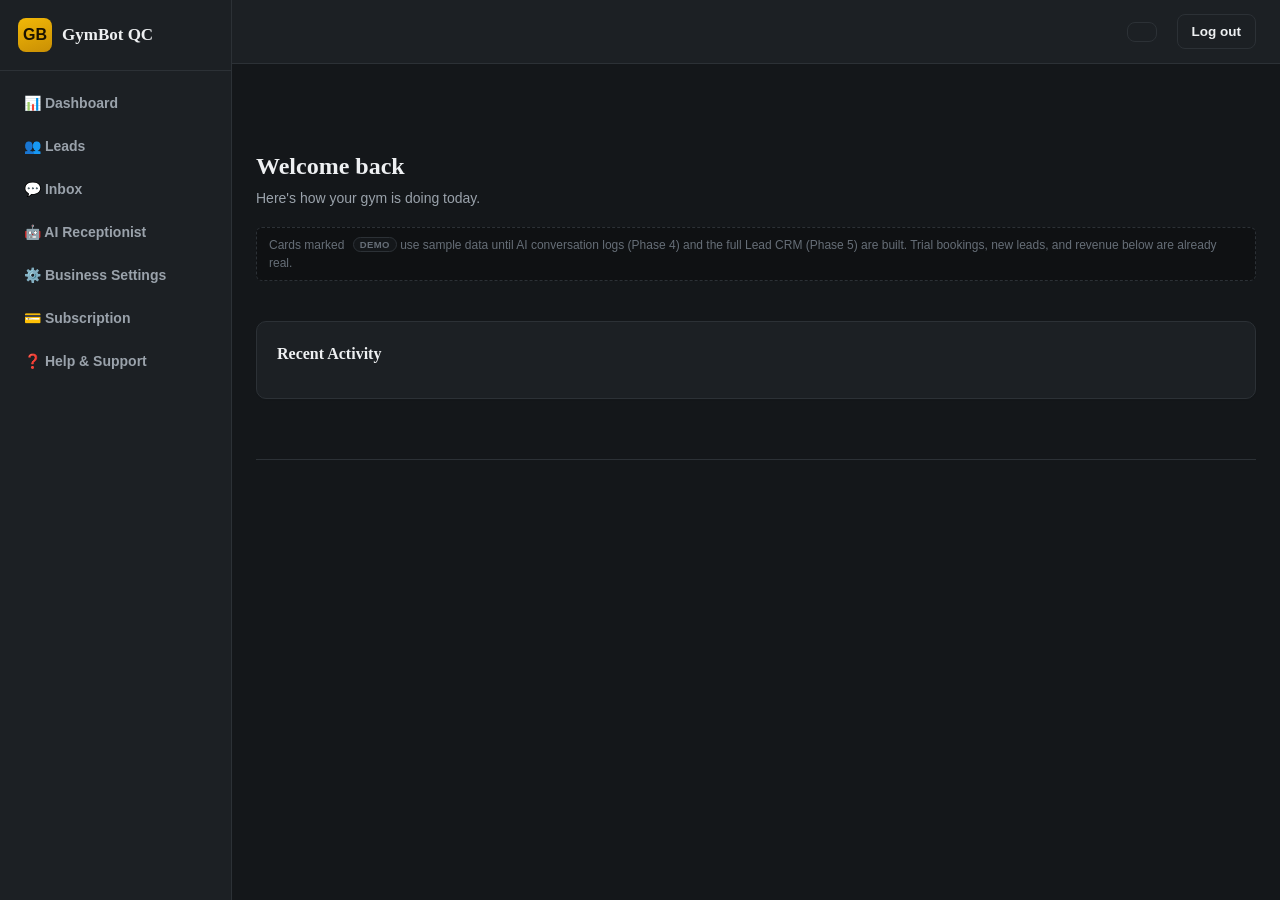
<file: owner-dashboard-new.html>
<!DOCTYPE html>
<html lang="en">
<head>
<meta charset="UTF-8">
<meta name="viewport" content="width=device-width, initial-scale=1.0, maximum-scale=1">
<title>Dashboard — GymBot QC</title>

<link rel="stylesheet" href="css/base.css">
<link rel="stylesheet" href="css/layout.css">
<link rel="stylesheet" href="css/components.css">
<link rel="stylesheet" href="css/owner-dashboard.css">
<link rel="stylesheet" href="css/gcash-billing.css">
</head>
<body>

<div class="owner-shell">

  <button class="owner-menu-btn" id="ownerMenuBtn" type="button" aria-label="Open menu">☰</button>
  <div class="owner-sidebar-scrim" id="ownerSidebarScrim"></div>

  <aside class="owner-sidebar" id="ownerSidebar" aria-label="Dashboard navigation">
    <div class="owner-sidebar-brand">
      <span class="logo-mark" aria-hidden="true">GB</span>
      <span>GymBot QC</span>
    </div>
    <nav class="owner-nav">
      <a href="#dashboard" class="owner-nav-link" data-page="dashboard">📊 Dashboard</a>
      <a href="#leads" class="owner-nav-link" data-page="leads">👥 Leads</a>
      <a href="#inbox" class="owner-nav-link" data-page="inbox">💬 Inbox</a>
      <a href="#ai-receptionist" class="owner-nav-link" data-page="ai-receptionist">🤖 AI Receptionist</a>
      <a href="#settings" class="owner-nav-link" data-page="settings">⚙️ Business Settings</a>
      <a href="#subscription" class="owner-nav-link" data-page="subscription">💳 Subscription</a>
      <a href="#help" class="owner-nav-link" data-page="help">❓ Help &amp; Support</a>
    </nav>
  </aside>

  <div class="owner-main">
    <header class="owner-topbar">
      <div class="owner-topbar-gym" id="ownerGymNameTop"></div>
      <div class="owner-topbar-actions">
        <span id="ownerNotifBellHost"></span>
        <button class="btn btn-ghost btn-sm" id="ownerThemeToggle" type="button"></button>
        <span class="owner-topbar-email" id="ownerUserEmail"></span>
        <button class="btn btn-ghost btn-sm" id="ownerLogoutBtn" type="button">Log out</button>
      </div>
    </header>

    <main class="owner-content">

      <!-- Phase 11: Developer preview banner — only ever populated when
           this tab was opened via ?devview=<gymId>, see main-owner-dashboard.js -->
      <div id="ownerDevPreviewBannerHost"></div>

      <!-- Phase 6: persistent billing status banner — shown above every
           page, not just Subscription, so trial/payment/grace/suspension
           warnings are never missed. See owner-billing-banner-ui.js. -->
      <div id="ownerBillingBannerHost"></div>

      <!-- ===================== DASHBOARD ===================== -->
      <section class="owner-page active" id="page-dashboard" aria-labelledby="ownerWelcomeHeading">
        <div class="owner-page-head">
          <h1 id="ownerWelcomeHeading">Welcome back</h1>
          <p class="owner-page-sub">Here's how <span id="ownerWelcomeGymName">your gym</span> is doing today.</p>
        </div>
        <p class="demo-data-note">Cards marked <span class="demo-tag">demo</span> use sample data until AI conversation logs (Phase 4) and the full Lead CRM (Phase 5) are built. Trial bookings, new leads, and revenue below are already real.</p>
        <div class="owner-metric-grid" id="ownerMetricGrid"><!-- injected --></div>
        <div class="owner-panel">
          <div class="owner-panel-head"><h3 style="margin:0;">Recent Activity</h3></div>
          <div class="owner-activity-list" id="ownerRecentActivity"><!-- injected --></div>
        </div>
      </section>

      <!-- ===================== LEADS ===================== -->
      <section class="owner-page" id="page-leads" aria-labelledby="ownerLeadsHeading">
        <div class="owner-page-head">
          <h1 id="ownerLeadsHeading">Leads</h1>
          <p class="owner-page-sub">Everyone your AI Receptionist has captured, in one pipeline.</p>
        </div>

        <div class="owner-metric-grid" id="ownerLeadsMetricGrid"><!-- injected --></div>

        <div class="owner-panel">
          <div class="owner-leads-toolbar">
            <input type="text" id="ownerLeadsSearch" class="owner-leads-search" placeholder="Search by name or phone…">
            <select id="ownerLeadsStatusFilter" aria-label="Filter by status"><!-- injected --></select>
            <select id="ownerLeadsSort" aria-label="Sort leads">
              <option value="newest">Newest first</option>
              <option value="oldest">Oldest first</option>
              <option value="status">By status</option>
            </select>
            <span class="owner-leads-count" id="ownerLeadsCount">0 leads</span>
            <div class="owner-leads-toolbar-actions">
              <button class="btn btn-ghost btn-sm" id="ownerLeadsExportBtn" type="button">Export…</button>
              <button class="btn btn-danger-outline btn-sm" id="ownerLeadsClearBtn" type="button">Clear leads</button>
            </div>
          </div>

          <div class="owner-export-panel" id="ownerExportPanel" hidden><!-- injected --></div>

          <div id="ownerLeadsList"><!-- injected --></div>
        </div>
      </section>

      <!-- Lead detail modal (shared across the Leads page) -->
      <div class="owner-modal-scrim" id="ownerLeadModalScrim" hidden>
        <div class="owner-modal" role="dialog" aria-modal="true" aria-labelledby="ownerLeadModalTitle">
          <div class="owner-modal-head">
            <h3 id="ownerLeadModalTitle">Lead details</h3>
            <button class="owner-modal-close" id="ownerLeadModalClose" type="button" aria-label="Close">✕</button>
          </div>
          <div class="owner-modal-body" id="ownerLeadModalBody"><!-- injected --></div>
        </div>
      </div>

      <!-- ===================== INBOX ===================== -->
      <section class="owner-page" id="page-inbox" aria-labelledby="ownerInboxHeading">
        <div class="owner-page-head">
          <h1 id="ownerInboxHeading">Inbox</h1>
          <p class="owner-page-sub">Every chat your AI Receptionist has had with a customer.</p>
        </div>

        <div class="owner-panel owner-inbox-layout">
          <div class="owner-inbox-list-col">
            <div class="owner-inbox-toolbar">
              <input type="text" id="ownerInboxSearch" class="owner-leads-search" placeholder="Search by name or phone…">
              <select id="ownerInboxStatusFilter" aria-label="Filter by status">
                <option value="">All</option>
                <option value="open">Open</option>
                <option value="resolved">Resolved</option>
              </select>
            </div>
            <span class="owner-leads-count" id="ownerInboxCount">0 conversations</span>
            <div id="ownerInboxList" class="owner-inbox-list"><!-- injected --></div>
          </div>

          <div class="owner-inbox-detail-col">
            <div class="empty-state" id="ownerInboxDetailEmpty">Select a conversation to view the transcript.</div>
            <div id="ownerInboxDetailPanel" hidden>
              <div class="owner-inbox-detail-head">
                <div>
                  <div id="ownerInboxDetailName" class="owner-inbox-detail-name"></div>
                  <div id="ownerInboxDetailMeta" class="owner-inbox-detail-meta"></div>
                </div>
                <div class="owner-inbox-detail-actions">
                  <button type="button" class="btn btn-ghost btn-sm" id="ownerInboxHandledToggle">Take over</button>
                  <button type="button" class="btn btn-ghost btn-sm" id="ownerInboxResolveBtn">Mark resolved</button>
                </div>
              </div>
              <div id="ownerInboxThread" class="owner-inbox-thread"><!-- injected --></div>
            </div>
          </div>
        </div>
      </section>

      <!-- ===================== AI RECEPTIONIST ===================== -->
      <section class="owner-page" id="page-ai-receptionist" aria-labelledby="ownerAiHeading">
        <div class="owner-page-head">
          <h1 id="ownerAiHeading">AI Receptionist</h1>
          <p class="owner-page-sub">Status and a live preview of what it currently knows how to say.</p>
        </div>
        <div id="ownerAiPageContent"><!-- injected --></div>
      </section>

      <!-- ===================== BUSINESS SETTINGS ===================== -->
      <section class="owner-page" id="page-settings" aria-labelledby="ownerSettingsHeading">
        <div class="owner-page-head">
          <h1 id="ownerSettingsHeading">Business Settings</h1>
          <p class="owner-page-sub">This is what your AI Receptionist uses to answer customers — only visible and editable by you.</p>
        </div>

        <div class="owner-panel" id="ownerBusinessProfilePanel">
          <h3>Business type &amp; region</h3>
          <p class="help-text" style="margin-top:0;">Helps tailor terminology and pricing display. Saved separately from the form below.</p>
          <p class="help-text" style="margin-top:0;">Currency here is a display preference only — actual billing still runs through GCash in Philippine Pesos regardless of what you pick, since that's the only payment method this platform currently supports.</p>
          <div class="owner-settings-grid cols-2">
            <div class="owner-field">
              <label for="settingsBusinessType">Business type</label>
              <select id="settingsBusinessType"><!-- injected --></select>
            </div>
            <div class="owner-field">
              <label for="settingsCountry">Country</label>
              <select id="settingsCountry"><!-- injected --></select>
            </div>
            <div class="owner-field">
              <label for="settingsCurrency">Currency</label>
              <select id="settingsCurrency"><!-- injected --></select>
            </div>
            <div class="owner-field">
              <label for="settingsLanguage">Language</label>
              <select id="settingsLanguage"><!-- injected --></select>
            </div>
          </div>
          <div class="owner-settings-actions">
            <button class="btn btn-ghost btn-sm" id="settingsBusinessProfileSaveBtn" type="button">Save business profile</button>
            <div class="status-line" id="settingsBusinessProfileStatusLine" role="status"></div>
          </div>
        </div>

        <form id="ownerSettingsForm">
          <div class="owner-panel">
            <h3>Gym profile</h3>
            <div class="owner-settings-grid cols-2">
              <div class="owner-field">
                <label for="settingsGymName">Gym name</label>
                <input type="text" id="settingsGymName" maxlength="300">
              </div>
              <div class="owner-field">
                <label for="settingsLogoInput">Logo</label>
                <div class="owner-file-row">
                  <input type="file" id="settingsLogoInput" accept="image/*">
                </div>
                <div class="owner-file-name" id="settingsLogoFileName">No file chosen</div>
                <p class="help-text">Placeholder for now — logo upload storage &amp; display isn't wired up yet.</p>
              </div>
              <div class="owner-field">
                <label for="settingsAddress">Address</label>
                <input type="text" id="settingsAddress" maxlength="300">
              </div>
              <div class="owner-field">
                <label for="settingsContactNumber">Contact number</label>
                <input type="text" id="settingsContactNumber" maxlength="300">
              </div>
              <div class="owner-field">
                <label for="settingsFacebookUrl">Facebook page URL</label>
                <input type="text" id="settingsFacebookUrl" maxlength="300" placeholder="https://facebook.com/yourgym">
              </div>
              <div class="owner-field">
                <label for="settingsInstagramUrl">Instagram URL</label>
                <input type="text" id="settingsInstagramUrl" maxlength="300" placeholder="https://instagram.com/yourgym">
              </div>
              <div class="owner-field">
                <label for="settingsHours">Operating hours</label>
                <input type="text" id="settingsHours" maxlength="300" placeholder="Mon–Sat 5AM–10PM, Sun 7AM–8PM">
              </div>
              <div class="owner-field">
                <label for="settingsParkingAvailable">Parking availability</label>
                <select id="settingsParkingAvailable">
                  <option value="unspecified">Not specified</option>
                  <option value="yes">Available</option>
                  <option value="no">Not available</option>
                </select>
              </div>
              <div class="owner-field cols-span-2">
                <label for="settingsDescription">Gym description</label>
                <textarea id="settingsDescription" maxlength="600" placeholder="What makes your gym stand out — vibe, specialties, equipment..."></textarea>
                <p class="help-text">Used by your AI Receptionist to describe your gym in its own words — not just facts and figures.</p>
              </div>
            </div>
          </div>

          <div class="owner-panel">
            <h3>What your AI Receptionist can offer</h3>
            <div class="owner-settings-grid cols-2">
              <div class="owner-field">
                <label for="settingsTrainerAvailable">Personal trainers</label>
                <select id="settingsTrainerAvailable">
                  <option value="unspecified">Not specified</option>
                  <option value="yes">Available</option>
                  <option value="no">Not available</option>
                </select>
              </div>
              <div class="owner-field">
                <label for="settingsFreeTrialAvailable">Free trial sessions</label>
                <select id="settingsFreeTrialAvailable">
                  <option value="unspecified">Not specified</option>
                  <option value="yes">Available</option>
                  <option value="no">Not available</option>
                </select>
              </div>
            </div>
          </div>

          <div class="owner-panel">
            <h3>Pricing</h3>
            <div class="owner-settings-grid cols-2">
              <div class="owner-field">
                <label for="settingsMembershipFee">Membership fee</label>
                <input type="text" id="settingsMembershipFee" maxlength="300" placeholder="₱1,200/month">
              </div>
              <div class="owner-field">
                <label for="settingsWalkInFee">Walk-in fee</label>
                <input type="text" id="settingsWalkInFee" maxlength="300" placeholder="₱150/session">
              </div>
              <div class="owner-field">
                <label for="settingsStudentDiscount">Student discount</label>
                <input type="text" id="settingsStudentDiscount" maxlength="300" placeholder="₱1,000/month with valid ID">
              </div>
              <div class="owner-field">
                <label for="settingsPtRate">Personal trainer rates</label>
                <input type="text" id="settingsPtRate" maxlength="300" placeholder="₱300/session add-on">
              </div>
            </div>
          </div>

          <div class="owner-panel">
            <h3>What your AI Receptionist says</h3>
            <div class="owner-field">
              <label for="settingsWelcomeMessage">Welcome message</label>
              <textarea id="settingsWelcomeMessage" maxlength="600" placeholder="Hi po! Welcome to..."></textarea>
            </div>
          </div>

          <div class="owner-panel">
            <h3>Frequently asked questions</h3>
            <div class="owner-faq-list" id="settingsFaqList"><!-- injected --></div>
            <button class="btn btn-ghost btn-sm" id="settingsAddFaqBtn" type="button">+ Add FAQ</button>
          </div>

          <div class="owner-settings-actions">
            <button class="btn btn-primary" id="settingsSaveBtn" type="submit">Save settings</button>
            <div class="status-line" id="settingsStatusLine" role="status"></div>
          </div>
        </form>

        <div class="owner-panel">
          <h3>Lead Routing</h3>
          <p class="help-text" style="margin-top:0;">Choose where new leads go. Local CRM is always on — the rest are optional.</p>
          <div class="owner-routing-list" id="ownerLeadRoutingContent"><!-- injected --></div>
        </div>

        <div class="owner-panel" id="ownerBackupPanel">
          <h3>Data backup</h3>
          <p class="help-text" style="margin-top:0;">Your leads and settings live only in this browser. Download a backup regularly, especially before clearing browser data or switching computers.</p>
          <div class="owner-settings-actions">
            <button class="btn btn-ghost btn-sm" id="ownerBackupExportBtn" type="button">Download backup (.json)</button>
            <label class="btn btn-ghost btn-sm" for="ownerBackupImportInput" style="cursor:pointer;">Restore from backup
              <input type="file" id="ownerBackupImportInput" accept="application/json" style="display:none;">
            </label>
          </div>
          <div class="status-line" id="ownerBackupStatusLine" role="status"></div>
        </div>
      </section>

      <!-- ===================== SUBSCRIPTION ===================== -->
      <section class="owner-page" id="page-subscription" aria-labelledby="ownerSubscriptionHeading">
        <div class="owner-page-head">
          <h1 id="ownerSubscriptionHeading">Subscription</h1>
          <p class="owner-page-sub">Your plan, at a glance.</p>
        </div>
        <div id="ownerSubscriptionPageContent"><!-- injected --></div>
      </section>

      <!-- ===================== HELP & SUPPORT ===================== -->
      <section class="owner-page" id="page-help" aria-labelledby="ownerHelpHeading">
        <div class="owner-page-head">
          <h1 id="ownerHelpHeading">Help &amp; Support</h1>
          <p class="owner-page-sub">Common questions and how to reach us.</p>
        </div>
        <div id="ownerHelpPageContent"><!-- injected --></div>
      </section>

    </main>
  </div>
</div>

<div id="toastHost"></div>

<!-- Phase 6: full-account lock overlay, shown only when the subscription
     status is Disabled. See owner-billing-banner-ui.js. -->
<div class="owner-lock-overlay" id="ownerAccountLockOverlay" hidden></div>

<script src="js/api-config.js"></script>
<script type="module" src="js/main-owner-dashboard.js"></script>
</body>
</html>
</file>
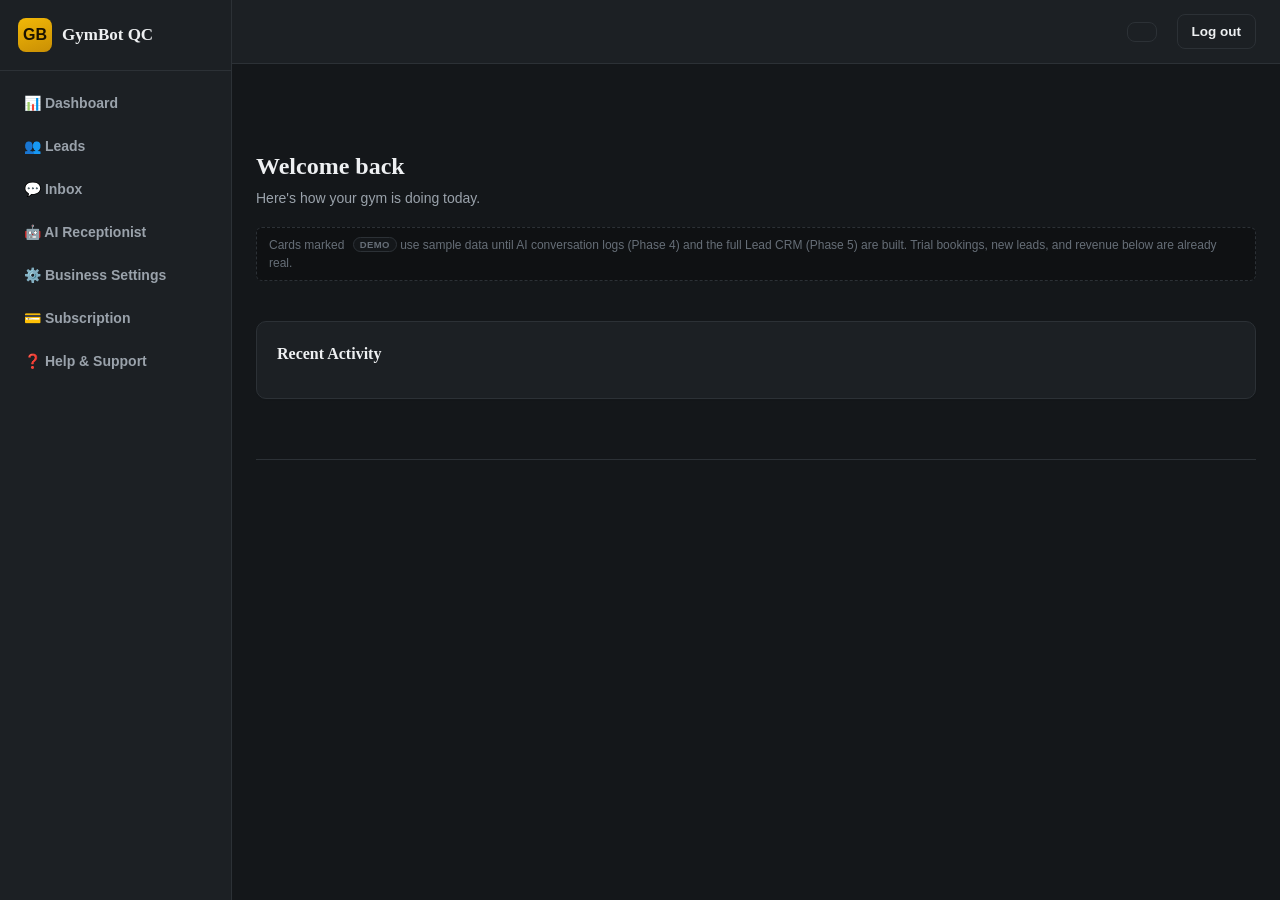
<file: owner-dashboard.html>
<!DOCTYPE html>
<html lang="en">
<head>
<meta charset="UTF-8">
<meta name="viewport" content="width=device-width, initial-scale=1.0, maximum-scale=1">
<title>Dashboard — GymBot QC</title>

<link rel="stylesheet" href="css/base.css">
<link rel="stylesheet" href="css/layout.css">
<link rel="stylesheet" href="css/components.css">
<link rel="stylesheet" href="css/owner-dashboard.css">
<link rel="stylesheet" href="css/gcash-billing.css">
</head>
<body>

<div class="owner-shell">

  <button class="owner-menu-btn" id="ownerMenuBtn" type="button" aria-label="Open menu">☰</button>
  <div class="owner-sidebar-scrim" id="ownerSidebarScrim"></div>

  <aside class="owner-sidebar" id="ownerSidebar" aria-label="Dashboard navigation">
    <div class="owner-sidebar-brand">
      <span class="logo-mark" aria-hidden="true">GB</span>
      <span>GymBot QC</span>
    </div>
    <nav class="owner-nav">
      <a href="#dashboard" class="owner-nav-link" data-page="dashboard">📊 Dashboard</a>
      <a href="#leads" class="owner-nav-link" data-page="leads">👥 Leads</a>
      <a href="#inbox" class="owner-nav-link" data-page="inbox">💬 Inbox</a>
      <a href="#ai-receptionist" class="owner-nav-link" data-page="ai-receptionist">🤖 AI Receptionist</a>
      <a href="#settings" class="owner-nav-link" data-page="settings">⚙️ Business Settings</a>
      <a href="#subscription" class="owner-nav-link" data-page="subscription">💳 Subscription</a>
      <a href="#help" class="owner-nav-link" data-page="help">❓ Help &amp; Support</a>
    </nav>
  </aside>

  <div class="owner-main">
    <header class="owner-topbar">
      <div class="owner-topbar-gym" id="ownerGymNameTop"></div>
      <div class="owner-topbar-actions">
        <span id="ownerNotifBellHost"></span>
        <button class="btn btn-ghost btn-sm" id="ownerThemeToggle" type="button"></button>
        <span class="owner-topbar-email" id="ownerUserEmail"></span>
        <button class="btn btn-ghost btn-sm" id="ownerLogoutBtn" type="button">Log out</button>
      </div>
    </header>

    <main class="owner-content">

      <!-- Phase 11: Developer preview banner — only ever populated when
           this tab was opened via ?devview=<gymId>, see main-owner-dashboard.js -->
      <div id="ownerDevPreviewBannerHost"></div>

      <!-- Phase 6: persistent billing status banner — shown above every
           page, not just Subscription, so trial/payment/grace/suspension
           warnings are never missed. See owner-billing-banner-ui.js. -->
      <div id="ownerBillingBannerHost"></div>

      <!-- ===================== DASHBOARD ===================== -->
      <section class="owner-page active" id="page-dashboard" aria-labelledby="ownerWelcomeHeading">
        <div class="owner-page-head">
          <h1 id="ownerWelcomeHeading">Welcome back</h1>
          <p class="owner-page-sub">Here's how <span id="ownerWelcomeGymName">your gym</span> is doing today.</p>
        </div>
        <p class="demo-data-note">Cards marked <span class="demo-tag">demo</span> use sample data until AI conversation logs (Phase 4) and the full Lead CRM (Phase 5) are built. Trial bookings, new leads, and revenue below are already real.</p>
        <div class="owner-metric-grid" id="ownerMetricGrid"><!-- injected --></div>
        <div class="owner-panel">
          <div class="owner-panel-head"><h3 style="margin:0;">Recent Activity</h3></div>
          <div class="owner-activity-list" id="ownerRecentActivity"><!-- injected --></div>
        </div>
      </section>

      <!-- ===================== LEADS ===================== -->
      <section class="owner-page" id="page-leads" aria-labelledby="ownerLeadsHeading">
        <div class="owner-page-head">
          <h1 id="ownerLeadsHeading">Leads</h1>
          <p class="owner-page-sub">Everyone your AI Receptionist has captured, in one pipeline.</p>
        </div>

        <div class="owner-metric-grid" id="ownerLeadsMetricGrid"><!-- injected --></div>

        <div class="owner-panel">
          <div class="owner-leads-toolbar">
            <input type="text" id="ownerLeadsSearch" class="owner-leads-search" placeholder="Search by name or phone…">
            <select id="ownerLeadsStatusFilter" aria-label="Filter by status"><!-- injected --></select>
            <select id="ownerLeadsSort" aria-label="Sort leads">
              <option value="newest">Newest first</option>
              <option value="oldest">Oldest first</option>
              <option value="status">By status</option>
            </select>
            <span class="owner-leads-count" id="ownerLeadsCount">0 leads</span>
            <div class="owner-leads-toolbar-actions">
              <button class="btn btn-ghost btn-sm" id="ownerLeadsExportBtn" type="button">Export…</button>
              <button class="btn btn-danger-outline btn-sm" id="ownerLeadsClearBtn" type="button">Clear leads</button>
            </div>
          </div>

          <div class="owner-export-panel" id="ownerExportPanel" hidden><!-- injected --></div>

          <div id="ownerLeadsList"><!-- injected --></div>
        </div>
      </section>

      <!-- Lead detail modal (shared across the Leads page) -->
      <div class="owner-modal-scrim" id="ownerLeadModalScrim" hidden>
        <div class="owner-modal" role="dialog" aria-modal="true" aria-labelledby="ownerLeadModalTitle">
          <div class="owner-modal-head">
            <h3 id="ownerLeadModalTitle">Lead details</h3>
            <button class="owner-modal-close" id="ownerLeadModalClose" type="button" aria-label="Close">✕</button>
          </div>
          <div class="owner-modal-body" id="ownerLeadModalBody"><!-- injected --></div>
        </div>
      </div>

      <!-- ===================== INBOX ===================== -->
      <section class="owner-page" id="page-inbox" aria-labelledby="ownerInboxHeading">
        <div class="owner-page-head">
          <h1 id="ownerInboxHeading">Inbox</h1>
          <p class="owner-page-sub">Every chat your AI Receptionist has had with a customer.</p>
        </div>

        <div class="owner-panel owner-inbox-layout">
          <div class="owner-inbox-list-col">
            <div class="owner-inbox-toolbar">
              <input type="text" id="ownerInboxSearch" class="owner-leads-search" placeholder="Search by name or phone…">
              <select id="ownerInboxStatusFilter" aria-label="Filter by status">
                <option value="">All</option>
                <option value="open">Open</option>
                <option value="resolved">Resolved</option>
              </select>
            </div>
            <span class="owner-leads-count" id="ownerInboxCount">0 conversations</span>
            <div id="ownerInboxList" class="owner-inbox-list"><!-- injected --></div>
          </div>

          <div class="owner-inbox-detail-col">
            <div class="empty-state" id="ownerInboxDetailEmpty">Select a conversation to view the transcript.</div>
            <div id="ownerInboxDetailPanel" hidden>
              <div class="owner-inbox-detail-head">
                <div>
                  <div id="ownerInboxDetailName" class="owner-inbox-detail-name"></div>
                  <div id="ownerInboxDetailMeta" class="owner-inbox-detail-meta"></div>
                </div>
                <div class="owner-inbox-detail-actions">
                  <button type="button" class="btn btn-ghost btn-sm" id="ownerInboxHandledToggle">Take over</button>
                  <button type="button" class="btn btn-ghost btn-sm" id="ownerInboxResolveBtn">Mark resolved</button>
                </div>
              </div>
              <div id="ownerInboxThread" class="owner-inbox-thread"><!-- injected --></div>
            </div>
          </div>
        </div>
      </section>

      <!-- ===================== AI RECEPTIONIST ===================== -->
      <section class="owner-page" id="page-ai-receptionist" aria-labelledby="ownerAiHeading">
        <div class="owner-page-head">
          <h1 id="ownerAiHeading">AI Receptionist</h1>
          <p class="owner-page-sub">Status and a live preview of what it currently knows how to say.</p>
        </div>
        <div id="ownerAiPageContent"><!-- injected --></div>
      </section>

      <!-- ===================== BUSINESS SETTINGS ===================== -->
      <section class="owner-page" id="page-settings" aria-labelledby="ownerSettingsHeading">
        <div class="owner-page-head">
          <h1 id="ownerSettingsHeading">Business Settings</h1>
          <p class="owner-page-sub">This is what your AI Receptionist uses to answer customers — only visible and editable by you.</p>
        </div>

        <div class="owner-panel" id="ownerBusinessProfilePanel">
          <h3>Business type &amp; region</h3>
          <p class="help-text" style="margin-top:0;">Helps tailor terminology and pricing display. Saved separately from the form below.</p>
          <p class="help-text" style="margin-top:0;">Currency here is a display preference only — actual billing still runs through GCash in Philippine Pesos regardless of what you pick, since that's the only payment method this platform currently supports.</p>
          <div class="owner-settings-grid cols-2">
            <div class="owner-field">
              <label for="settingsBusinessType">Business type</label>
              <select id="settingsBusinessType"><!-- injected --></select>
            </div>
            <div class="owner-field">
              <label for="settingsCountry">Country</label>
              <select id="settingsCountry"><!-- injected --></select>
            </div>
            <div class="owner-field">
              <label for="settingsCurrency">Currency</label>
              <select id="settingsCurrency"><!-- injected --></select>
            </div>
            <div class="owner-field">
              <label for="settingsLanguage">Language</label>
              <select id="settingsLanguage"><!-- injected --></select>
            </div>
          </div>
          <div class="owner-settings-actions">
            <button class="btn btn-ghost btn-sm" id="settingsBusinessProfileSaveBtn" type="button">Save business profile</button>
            <div class="status-line" id="settingsBusinessProfileStatusLine" role="status"></div>
          </div>
        </div>

        <form id="ownerSettingsForm">
          <div class="owner-panel">
            <h3>Gym profile</h3>
            <div class="owner-settings-grid cols-2">
              <div class="owner-field">
                <label for="settingsGymName">Gym name</label>
                <input type="text" id="settingsGymName" maxlength="300">
              </div>
              <div class="owner-field">
                <label for="settingsLogoInput">Logo</label>
                <div class="owner-file-row">
                  <input type="file" id="settingsLogoInput" accept="image/*">
                </div>
                <div class="owner-file-name" id="settingsLogoFileName">No file chosen</div>
                <p class="help-text">Placeholder for now — logo upload storage &amp; display isn't wired up yet.</p>
              </div>
              <div class="owner-field">
                <label for="settingsAddress">Address</label>
                <input type="text" id="settingsAddress" maxlength="300">
              </div>
              <div class="owner-field">
                <label for="settingsContactNumber">Contact number</label>
                <input type="text" id="settingsContactNumber" maxlength="300">
              </div>
              <div class="owner-field">
                <label for="settingsFacebookUrl">Facebook page URL</label>
                <input type="text" id="settingsFacebookUrl" maxlength="300" placeholder="https://facebook.com/yourgym">
              </div>
              <div class="owner-field">
                <label for="settingsInstagramUrl">Instagram URL</label>
                <input type="text" id="settingsInstagramUrl" maxlength="300" placeholder="https://instagram.com/yourgym">
              </div>
              <div class="owner-field">
                <label for="settingsHours">Operating hours</label>
                <input type="text" id="settingsHours" maxlength="300" placeholder="Mon–Sat 5AM–10PM, Sun 7AM–8PM">
              </div>
              <div class="owner-field">
                <label for="settingsParkingAvailable">Parking availability</label>
                <select id="settingsParkingAvailable">
                  <option value="unspecified">Not specified</option>
                  <option value="yes">Available</option>
                  <option value="no">Not available</option>
                </select>
              </div>
              <div class="owner-field cols-span-2">
                <label for="settingsDescription">Gym description</label>
                <textarea id="settingsDescription" maxlength="600" placeholder="What makes your gym stand out — vibe, specialties, equipment..."></textarea>
                <p class="help-text">Used by your AI Receptionist to describe your gym in its own words — not just facts and figures.</p>
              </div>
            </div>
          </div>

          <div class="owner-panel">
            <h3>What your AI Receptionist can offer</h3>
            <div class="owner-settings-grid cols-2">
              <div class="owner-field">
                <label for="settingsTrainerAvailable">Personal trainers</label>
                <select id="settingsTrainerAvailable">
                  <option value="unspecified">Not specified</option>
                  <option value="yes">Available</option>
                  <option value="no">Not available</option>
                </select>
              </div>
              <div class="owner-field">
                <label for="settingsFreeTrialAvailable">Free trial sessions</label>
                <select id="settingsFreeTrialAvailable">
                  <option value="unspecified">Not specified</option>
                  <option value="yes">Available</option>
                  <option value="no">Not available</option>
                </select>
              </div>
            </div>
          </div>

          <div class="owner-panel">
            <h3>Pricing</h3>
            <div class="owner-settings-grid cols-2">
              <div class="owner-field">
                <label for="settingsMembershipFee">Membership fee</label>
                <input type="text" id="settingsMembershipFee" maxlength="300" placeholder="₱1,200/month">
              </div>
              <div class="owner-field">
                <label for="settingsWalkInFee">Walk-in fee</label>
                <input type="text" id="settingsWalkInFee" maxlength="300" placeholder="₱150/session">
              </div>
              <div class="owner-field">
                <label for="settingsStudentDiscount">Student discount</label>
                <input type="text" id="settingsStudentDiscount" maxlength="300" placeholder="₱1,000/month with valid ID">
              </div>
              <div class="owner-field">
                <label for="settingsPtRate">Personal trainer rates</label>
                <input type="text" id="settingsPtRate" maxlength="300" placeholder="₱300/session add-on">
              </div>
            </div>
          </div>

          <div class="owner-panel">
            <h3>What your AI Receptionist says</h3>
            <div class="owner-field">
              <label for="settingsWelcomeMessage">Welcome message</label>
              <textarea id="settingsWelcomeMessage" maxlength="600" placeholder="Hi po! Welcome to..."></textarea>
            </div>
          </div>

          <div class="owner-panel">
            <h3>Frequently asked questions</h3>
            <div class="owner-faq-list" id="settingsFaqList"><!-- injected --></div>
            <button class="btn btn-ghost btn-sm" id="settingsAddFaqBtn" type="button">+ Add FAQ</button>
          </div>

          <div class="owner-settings-actions">
            <button class="btn btn-primary" id="settingsSaveBtn" type="submit">Save settings</button>
            <div class="status-line" id="settingsStatusLine" role="status"></div>
          </div>
        </form>

        <div class="owner-panel">
          <h3>Lead Routing</h3>
          <p class="help-text" style="margin-top:0;">Choose where new leads go. Local CRM is always on — the rest are optional.</p>
          <div class="owner-routing-list" id="ownerLeadRoutingContent"><!-- injected --></div>
        </div>

        <div class="owner-panel" id="ownerBackupPanel">
          <h3>Data backup</h3>
          <p class="help-text" style="margin-top:0;">Your leads and settings live only in this browser. Download a backup regularly, especially before clearing browser data or switching computers.</p>
          <div class="owner-settings-actions">
            <button class="btn btn-ghost btn-sm" id="ownerBackupExportBtn" type="button">Download backup (.json)</button>
            <label class="btn btn-ghost btn-sm" for="ownerBackupImportInput" style="cursor:pointer;">Restore from backup
              <input type="file" id="ownerBackupImportInput" accept="application/json" style="display:none;">
            </label>
          </div>
          <div class="status-line" id="ownerBackupStatusLine" role="status"></div>
        </div>
      </section>

      <!-- ===================== SUBSCRIPTION ===================== -->
      <section class="owner-page" id="page-subscription" aria-labelledby="ownerSubscriptionHeading">
        <div class="owner-page-head">
          <h1 id="ownerSubscriptionHeading">Subscription</h1>
          <p class="owner-page-sub">Your plan, at a glance.</p>
        </div>
        <div id="ownerSubscriptionPageContent"><!-- injected --></div>
      </section>

      <!-- ===================== HELP & SUPPORT ===================== -->
      <section class="owner-page" id="page-help" aria-labelledby="ownerHelpHeading">
        <div class="owner-page-head">
          <h1 id="ownerHelpHeading">Help &amp; Support</h1>
          <p class="owner-page-sub">Common questions and how to reach us.</p>
        </div>
        <div id="ownerHelpPageContent"><!-- injected --></div>
      </section>

    </main>
  </div>
</div>

<div id="toastHost"></div>

<!-- Phase 6: full-account lock overlay, shown only when the subscription
     status is Disabled. See owner-billing-banner-ui.js. -->
<div class="owner-lock-overlay" id="ownerAccountLockOverlay" hidden></div>

<script src="js/api-config.js"></script>
<script type="module" src="js/main-owner-dashboard.js"></script>
</body>
</html>
</file>
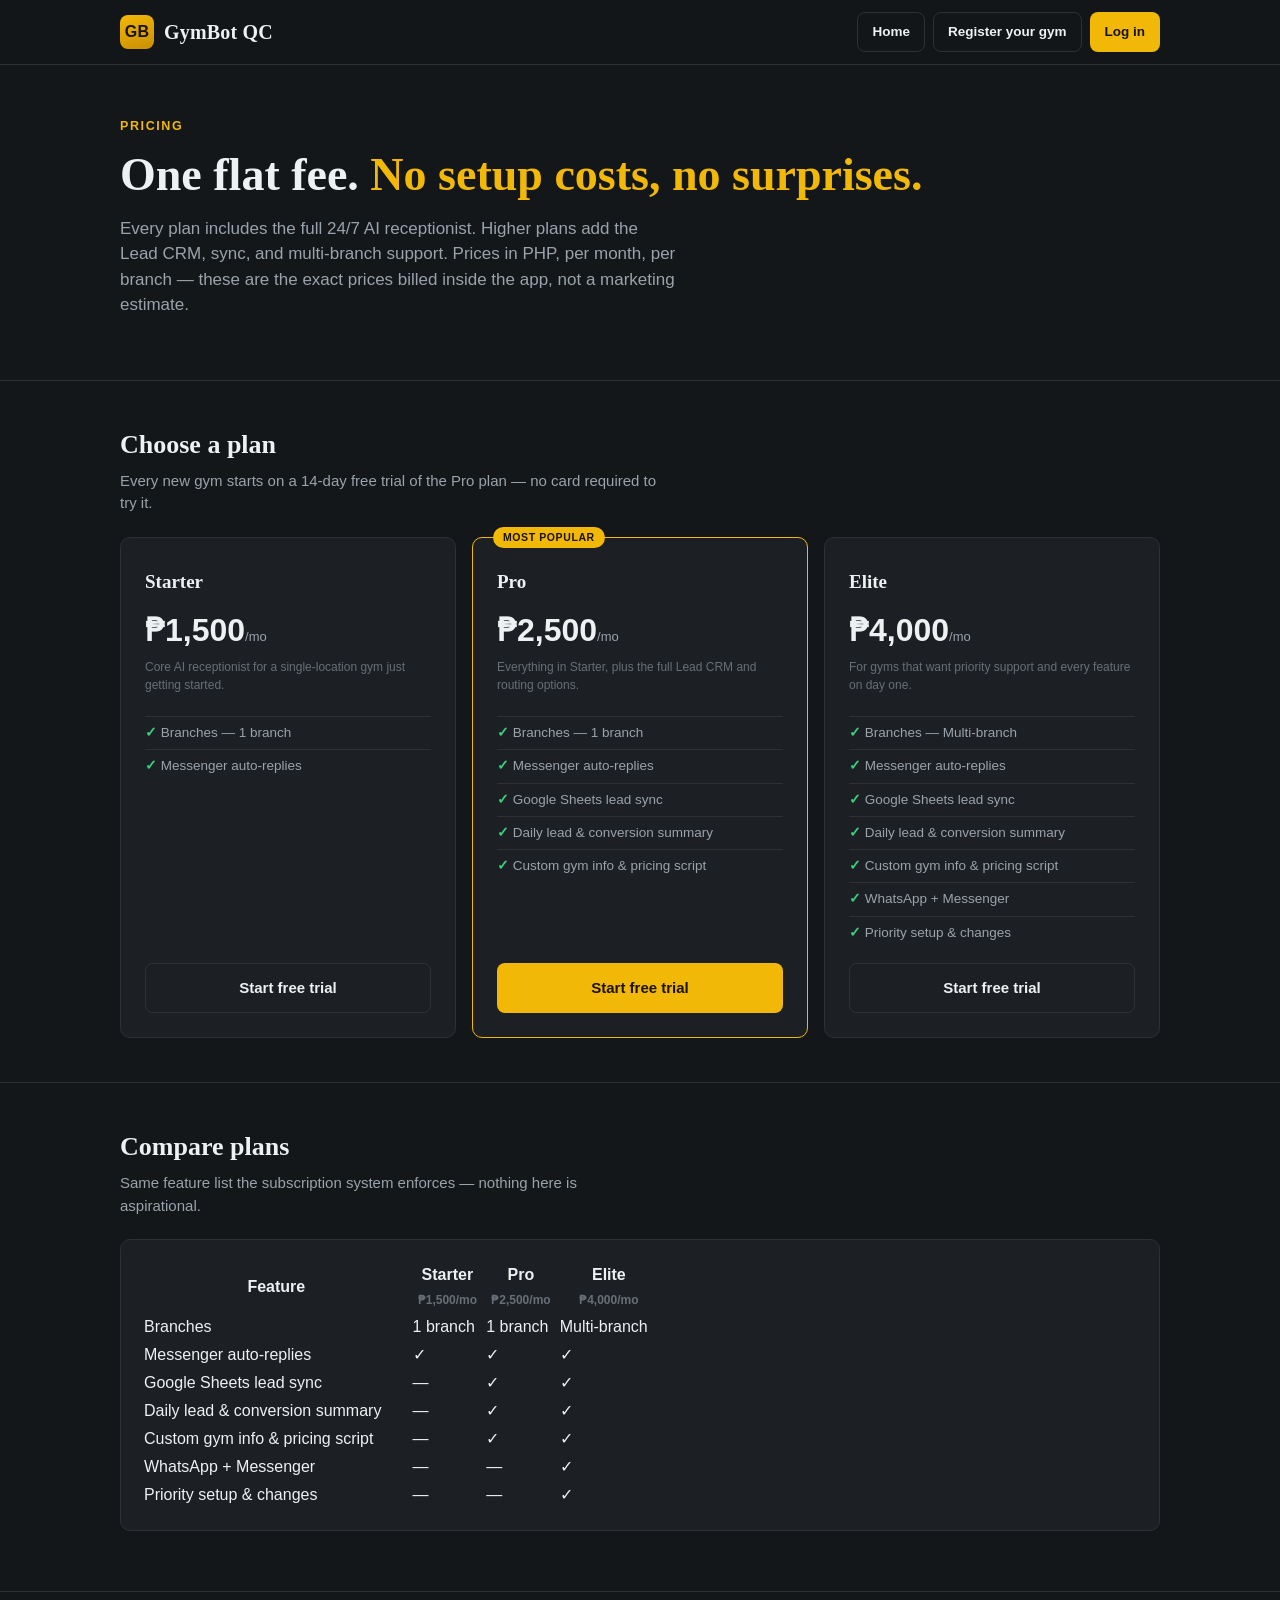
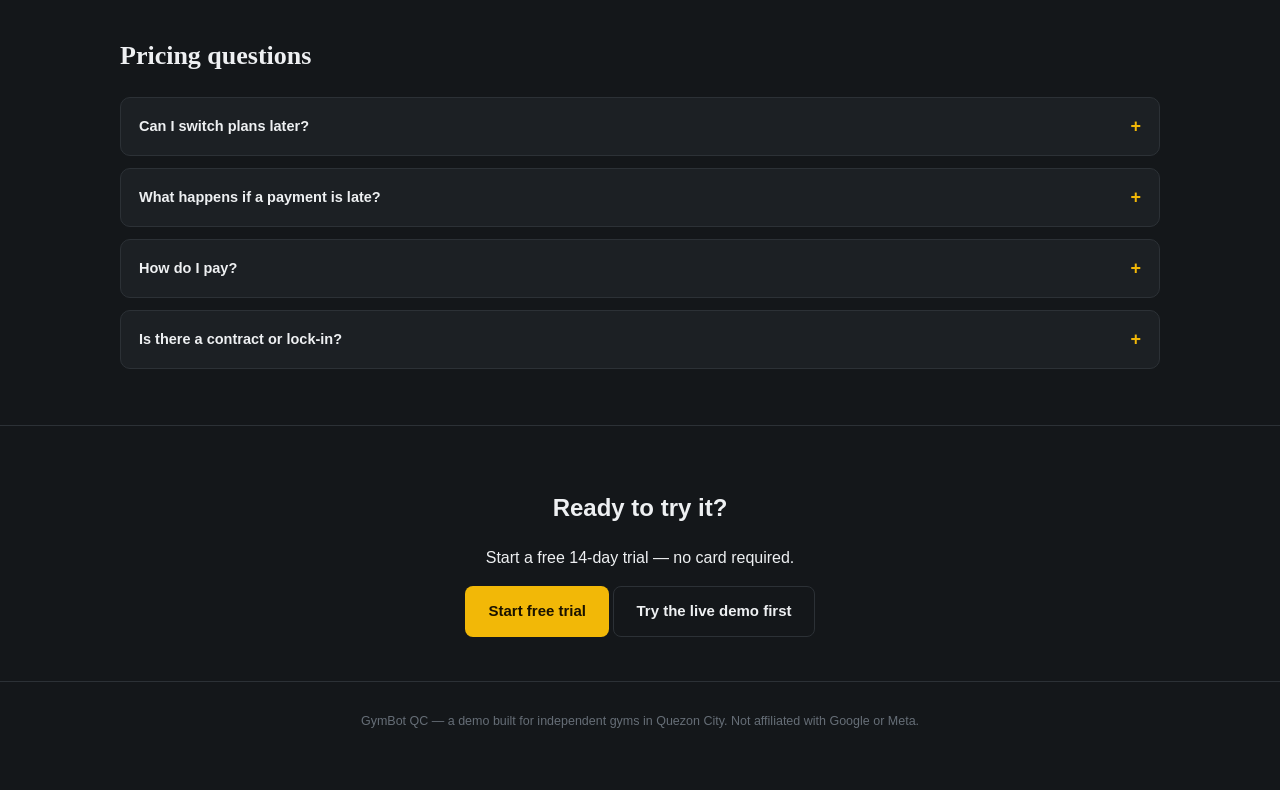
<file: pricing.html>
<!DOCTYPE html>
<html lang="en">
<head>
<meta charset="UTF-8">
<meta name="viewport" content="width=device-width, initial-scale=1.0, maximum-scale=1">
<title>Pricing — GymBot QC</title>
<meta name="description" content="GymBot QC pricing: Starter, Pro, and Elite plans for Philippine gyms. No setup fees, cancel anytime.">

<link rel="stylesheet" href="css/base.css">
<link rel="stylesheet" href="css/layout.css">
<link rel="stylesheet" href="css/components.css">
</head>
<body>

<div class="topbar">
  <nav class="topbar-inner" aria-label="Primary">
    <div class="logo">
      <span class="logo-mark" aria-hidden="true">GB</span>
      <span>GymBot QC</span>
    </div>
    <div style="display:flex;gap:8px;">
      <a href="index.html" class="btn btn-ghost btn-sm">Home</a>
      <a href="register.html" class="btn btn-ghost btn-sm">Register your gym</a>
      <a href="login.html" class="btn btn-primary btn-sm">Log in</a>
    </div>
  </nav>
</div>

<header class="hero">
  <div class="wrap">
    <p class="eyebrow">Pricing</p>
    <h1>One flat fee. <em>No setup costs, no surprises.</em></h1>
    <p class="lede">Every plan includes the full 24/7 AI receptionist. Higher plans add the Lead CRM, sync, and multi-branch support. Prices in PHP, per month, per branch — these are the exact prices billed inside the app, not a marketing estimate.</p>
  </div>
</header>

<main>
  <section id="plans" aria-labelledby="plans-heading">
    <div class="wrap">
      <div class="section-head">
        <h2 id="plans-heading">Choose a plan</h2>
        <p>Every new gym starts on a 14-day free trial of the Pro plan — no card required to try it.</p>
      </div>
      <div class="pricing-grid" id="pricingPlanCards"></div>
    </div>
  </section>

  <section id="compare" aria-labelledby="compare-heading">
    <div class="wrap">
      <div class="section-head">
        <h2 id="compare-heading">Compare plans</h2>
        <p>Same feature list the subscription system enforces — nothing here is aspirational.</p>
      </div>
      <div class="panel" style="overflow-x:auto;">
        <table class="owner-table" id="pricingCompareTable" style="min-width:520px;"></table>
      </div>
    </div>
  </section>

  <section id="pricing-faq" aria-labelledby="pricing-faq-heading">
    <div class="wrap">
      <div class="section-head">
        <h2 id="pricing-faq-heading">Pricing questions</h2>
      </div>
      <details>
        <summary>Can I switch plans later?</summary>
        <div class="audit-body"><p>Yes — request an upgrade or downgrade from your Subscription page anytime. A Developer applies it, and your next invoice reflects the new plan's price.</p></div>
      </details>
      <details>
        <summary>What happens if a payment is late?</summary>
        <div class="audit-body"><p>There's a short grace period before AI replies pause, with in-app and (where configured) notification warnings first. See the Help &amp; Support page inside your dashboard for the exact timeline.</p></div>
      </details>
      <details>
        <summary>How do I pay?</summary>
        <div class="audit-body"><p>Currently via GCash: upload a proof-of-payment screenshot from your Subscription page and a Developer approves it, usually same-day. A card/auto-charge option is on the roadmap — see the Launch Guide.</p></div>
      </details>
      <details>
        <summary>Is there a contract or lock-in?</summary>
        <div class="audit-body"><p>No. Cancel anytime from your Subscription page; there are no multi-month commitments or cancellation fees.</p></div>
      </details>
    </div>
  </section>

  <section id="pricing-cta" aria-labelledby="pricing-cta-heading">
    <div class="wrap" style="text-align:center;">
      <h2 id="pricing-cta-heading">Ready to try it?</h2>
      <p>Start a free 14-day trial — no card required.</p>
      <a href="onboarding.html" class="btn btn-primary">Start free trial</a>
      <a href="index.html#chat" class="btn btn-ghost">Try the live demo first</a>
    </div>
  </section>
</main>

<footer>
  <div class="wrap">GymBot QC — a demo built for independent gyms in Quezon City. Not affiliated with Google or Meta.</div>
</footer>

<script src="js/api-config.js"></script>
<script type="module" src="js/main-pricing.js"></script>
</body>
</html>
</file>
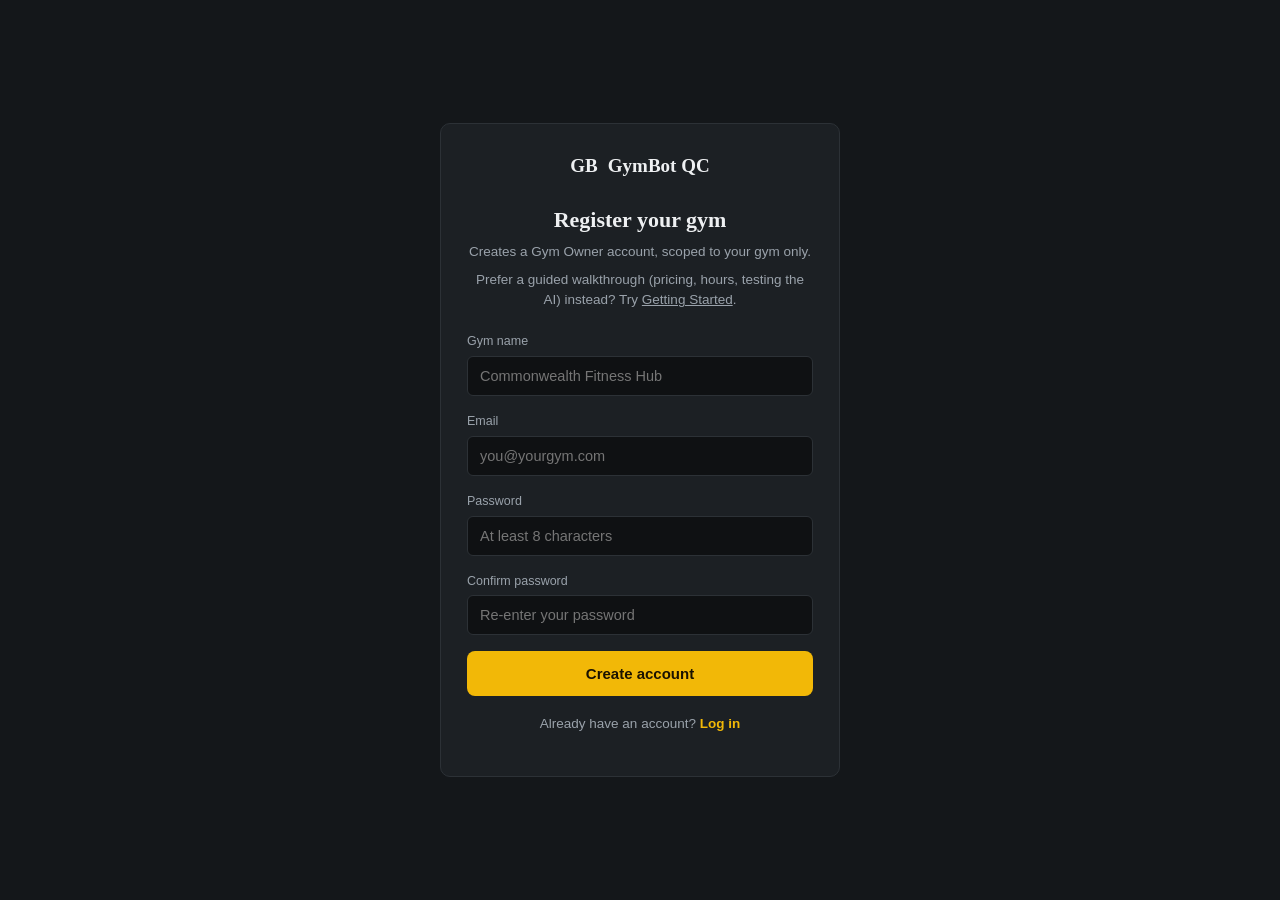
<file: register.html>
<!DOCTYPE html>
<html lang="en">
<head>
<meta charset="UTF-8">
<meta name="viewport" content="width=device-width, initial-scale=1.0, maximum-scale=1">
<title>Register your gym — GymBot QC</title>
<meta name="description" content="Create a GymBot QC account for your gym.">

<link rel="stylesheet" href="css/base.css">
<link rel="stylesheet" href="css/components.css">
<link rel="stylesheet" href="css/auth.css">
</head>
<body>

<main class="auth-shell">
  <div class="auth-card">
    <div class="auth-logo">
      <span class="logo-mark" aria-hidden="true">GB</span>
      <span>GymBot QC</span>
    </div>
    <h1>Register your gym</h1>
    <p class="auth-sub">Creates a Gym Owner account, scoped to your gym only.</p>
    <p class="auth-sub" style="margin-top:-14px;">Prefer a guided walkthrough (pricing, hours, testing the AI) instead? Try <a href="onboarding.html">Getting Started</a>.</p>

    <div class="auth-alert" id="registerAlert" role="alert"></div>

    <form id="registerForm" novalidate>
      <div class="auth-field">
        <label for="registerGymName">Gym name</label>
        <input type="text" id="registerGymName" autocomplete="organization" required placeholder="Commonwealth Fitness Hub">
      </div>
      <div class="auth-field">
        <label for="registerEmail">Email</label>
        <input type="email" id="registerEmail" autocomplete="email" required placeholder="you@yourgym.com">
      </div>
      <div class="auth-field">
        <label for="registerPassword">Password</label>
        <input type="password" id="registerPassword" autocomplete="new-password" required placeholder="At least 8 characters">
      </div>
      <div class="auth-field">
        <label for="registerConfirmPassword">Confirm password</label>
        <input type="password" id="registerConfirmPassword" autocomplete="new-password" required placeholder="Re-enter your password">
      </div>
      <button type="submit" class="btn btn-primary auth-submit" id="registerSubmit">
        Create account
        <span class="auth-spinner" aria-hidden="true"></span>
      </button>
    </form>

    <p class="auth-footer-link">Already have an account? <a href="login.html">Log in</a></p>
  </div>
</main>

<script src="js/api-config.js"></script>
<script type="module" src="js/main-register.js"></script>
</body>
</html>
</file>
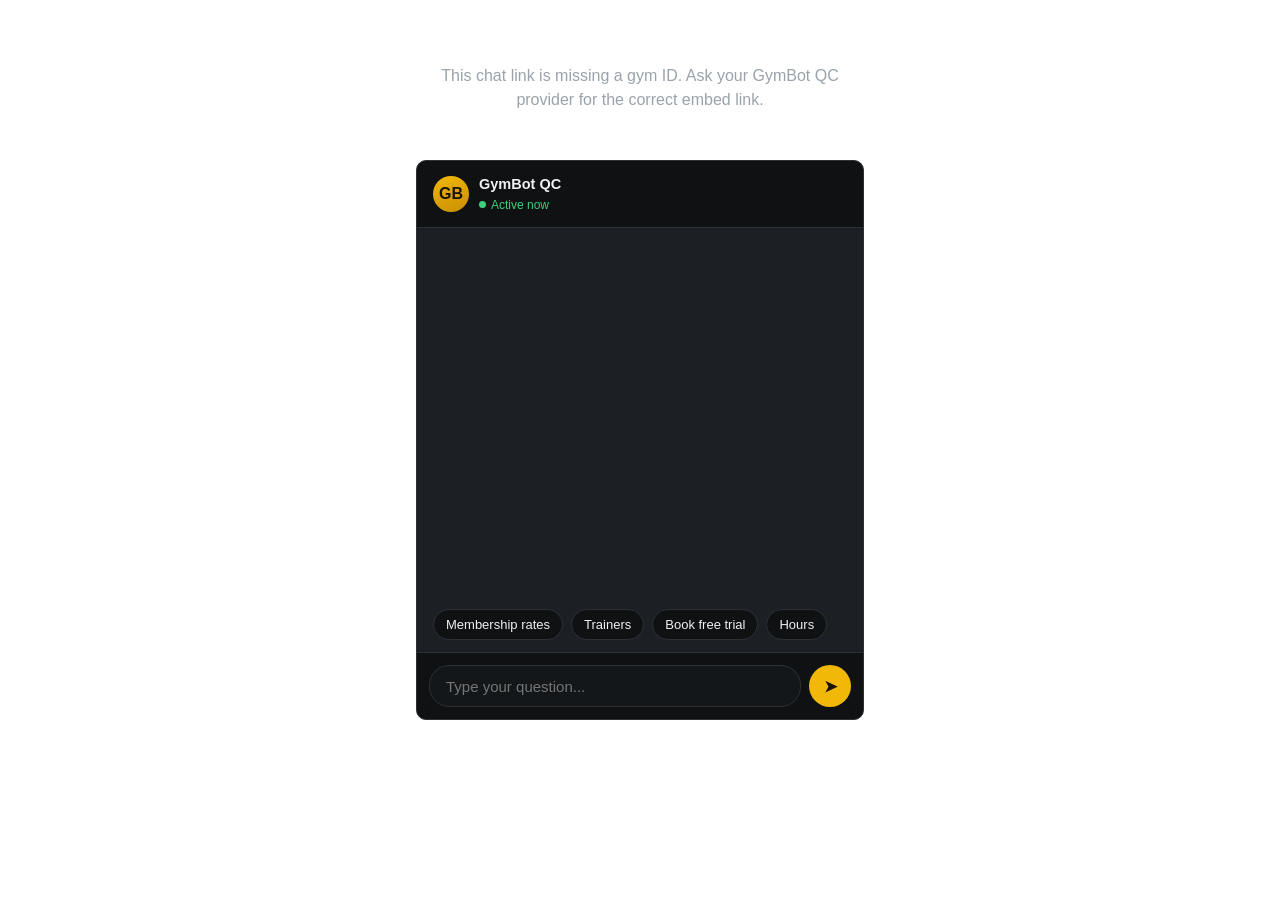
<file: widget.html>
<!DOCTYPE html>
<html lang="en">
<head>
<meta charset="UTF-8">
<meta name="viewport" content="width=device-width, initial-scale=1.0, maximum-scale=1">
<title>GymBot QC — Chat</title>
<meta name="description" content="Chat with this gym's AI receptionist — ask about membership, trainers, or book a free trial.">
<meta name="robots" content="noindex">
<link rel="icon" href="data:image/svg+xml,%3Csvg xmlns='http://www.w3.org/2000/svg' viewBox='0 0 32 32'%3E%3Crect width='32' height='32' rx='6' fill='%234d8dff'/%3E%3Ctext x='16' y='21' font-family='sans-serif' font-size='13' font-weight='700' fill='white' text-anchor='middle'%3EGB%3C/text%3E%3C/svg%3E">

<link rel="stylesheet" href="css/base.css">
<link rel="stylesheet" href="css/components.css">
<style>
  /* Standalone widget shell — this page is meant to be opened directly
     or embedded in an <iframe> (see owner-ai-page-ui.js's Embed panel),
     never as part of the full marketing site chrome (no topbar/hero). */
  body{ background:transparent; margin:0; padding:0; }
  .widget-shell{ max-width:480px; margin:0 auto; padding:16px; box-sizing:border-box; }
  .widget-state{ text-align:center; padding:48px 20px; color:var(--text-dim); }
</style>
</head>
<body>

<div class="widget-shell">

  <!-- Shown while we look up ?gym= and this gym's settings/subscription. -->
  <div class="widget-state" id="widgetLoading">Loading chat…</div>

  <!-- Shown instead of the chat card for any of: missing ?gym=, unknown/
       deleted gym, or a gym whose AI Receptionist is suspended/unpaid —
       see main-widget.js's init() for exactly which message goes here. -->
  <div class="widget-state" id="widgetUnavailable" hidden></div>

  <!-- The real chat — identical structure to index.html's demo chat card,
       so chat-ui.js/booking-ui.js work unmodified against either page. -->
  <article class="chat-card" id="widgetChatCard" aria-label="GymBot chat" hidden>
    <div class="chat-header">
      <div class="chat-avatar" aria-hidden="true">GB</div>
      <div class="chat-header-text">
        <div class="name" id="widgetGymName">GymBot QC</div>
        <div class="status"><span class="status-dot" id="chatStatusDot" aria-hidden="true"></span> <span id="chatStatusText">Active now</span></div>
      </div>
    </div>

    <div class="chat-log" id="chatLog" role="log" aria-live="polite" aria-label="Chat conversation"></div>

    <div class="quick-replies" id="quickReplies">
      <button class="chip" data-msg="Magkano po ang monthly membership?">Membership rates</button>
      <button class="chip" data-msg="May trainers po ba kayo?">Trainers</button>
      <button class="chip" data-msg="Pwede po free trial?">Book free trial</button>
      <button class="chip" data-msg="Anong oras po kayo bukas?">Hours</button>
    </div>

    <form class="chat-input-row" id="chatForm">
      <label for="chatInput" class="sr-only">Type a message</label>
      <input type="text" id="chatInput" maxlength="500" autocomplete="off"
             placeholder="Type your question..." />
      <button type="submit" class="send-btn" id="sendBtn" aria-label="Send message">➤</button>
    </form>
  </article>

</div>

<script src="js/api-config.js"></script>
<script type="module" src="js/main-widget.js"></script>
</body>
</html>
</file>
<file: css/base.css>
/* ============================================================
   GYMBOT QC — BASE
   Design tokens, reset, and global typography.
   Dark, gym-floor aesthetic. Iron/charcoal base, hazard-tape
   amber for action, a single accent red for "live/urgent" cues.
   ============================================================ */
:root{
  --bg:#14171a;
  --bg-raised:#1c2024;
  --bg-inset:#0f1113;
  --line:#2c3136;
  --text:#eef0f2;
  --text-dim:#9aa2ab;
  --text-faint:#666e77;
  --amber:#f2b807;
  --amber-dim:#7a5f08;
  --red:#e6483f;
  --green:#3ecf7e;
  --blue:#4d8dff;
  --purple:#a06bff;
  --teal:#2bb3a3;
  --radius:10px;
  --font-display: Georgia, 'Times New Roman', serif;
  --font-body: -apple-system, BlinkMacSystemFont, 'Segoe UI', Roboto, Helvetica, Arial, sans-serif;
  --font-mono: 'SFMono-Regular', Consolas, 'Liberation Mono', Menlo, monospace;
}

/* ---------- Light mode (Phase 3) ----------
   Opt-in via [data-theme="light"] on <html>, toggled by
   theme-toggle-ui.js. Dark (the tokens above) stays the
   default for every page that doesn't set this attribute —
   the marketing/demo pages keep their gym-floor look; the
   Owner Dashboard is where people actually toggle this. */
html[data-theme="light"]{
  --bg:#f5f6f8;
  --bg-raised:#ffffff;
  --bg-inset:#eef0f3;
  --line:#dde1e6;
  --text:#1a1d21;
  --text-dim:#5b626b;
  --text-faint:#8a919a;
  --amber:#c98f04;
  --amber-dim:#f2dfa8;
  --red:#c93a32;
  --green:#1f9d5c;
  --blue:#2a63c9;
  --purple:#7a3fd1;
  --teal:#1b8577;
}
html[data-theme="light"] .logo-mark,
html[data-theme="light"] .chat-avatar{ color:#fff8e6; }
html[data-theme="light"] code{ color:#8a5f00; }

*{box-sizing:border-box;}
html{-webkit-text-size-adjust:100%;}
body{
  margin:0;
  background:var(--bg);
  color:var(--text);
  font-family:var(--font-body);
  line-height:1.5;
  -webkit-font-smoothing:antialiased;
}
img{max-width:100%;display:block;}
a{color:inherit;}
button{font-family:inherit;}
:focus-visible{outline:2px solid var(--amber);outline-offset:2px;}

.wrap{max-width:1080px;margin:0 auto;padding:0 20px;}

.sr-only{position:absolute;width:1px;height:1px;padding:0;margin:-1px;overflow:hidden;clip:rect(0,0,0,0);white-space:nowrap;border:0;}

code{background:var(--bg-inset);padding:1px 6px;border-radius:4px;font-family:var(--font-mono);font-size:12.5px;color:var(--amber);}
</file>
<file: css/layout.css>
/* ============================================================
   GYMBOT QC — LAYOUT
   Page structure: top bar, hero, section rhythm, footer.
   ============================================================ */

/* ---------- Top bar ---------- */
.topbar{
  position:sticky;top:0;z-index:50;
  background:rgba(20,23,26,0.92);
  backdrop-filter:blur(6px);
  border-bottom:1px solid var(--line);
}
.topbar-inner{
  max-width:1080px;margin:0 auto;padding:12px 20px;
  display:flex;align-items:center;justify-content:space-between;gap:12px;
}
.logo{display:flex;align-items:center;gap:10px;font-family:var(--font-display);font-size:20px;font-weight:700;letter-spacing:0.2px;}
.logo-mark{
  width:34px;height:34px;border-radius:8px;
  background:linear-gradient(160deg,var(--amber),#c98f04);
  display:flex;align-items:center;justify-content:center;
  color:#1a1200;font-weight:900;font-family:var(--font-body);font-size:16px;
  flex-shrink:0;
}
.tagline-small{color:var(--text-dim);font-size:12.5px;display:none;}
@media(min-width:640px){.tagline-small{display:block;}}

/* ---------- Hero ---------- */
.hero{padding:52px 0 36px;border-bottom:1px solid var(--line);}
.eyebrow{
  color:var(--amber);font-size:12.5px;font-weight:700;letter-spacing:1.6px;text-transform:uppercase;
  margin:0 0 14px;
}
.hero h1{
  font-family:var(--font-display);
  font-size:clamp(30px,5vw,46px);
  line-height:1.08;margin:0 0 16px;font-weight:700;
}
.hero h1 em{font-style:normal;color:var(--amber);}
.hero p.lede{color:var(--text-dim);font-size:17px;max-width:560px;margin:0 0 26px;}
.hero-ctas{display:flex;flex-wrap:wrap;gap:12px;}

/* ---------- Sections ---------- */
section{padding:44px 0;border-bottom:1px solid var(--line);}
.section-head{margin-bottom:22px;}
.section-head h2{font-family:var(--font-display);font-size:26px;margin:0 0 6px;}
.section-head p{color:var(--text-dim);margin:0;font-size:15px;max-width:540px;}

/* ---------- Main grid: chat + dashboard ---------- */
.console-grid{display:grid;grid-template-columns:1fr;gap:20px;}
@media(min-width:880px){.console-grid{grid-template-columns:1.15fr 1fr;align-items:start;}}

/* ---------- Pricing ---------- */
.pricing-grid{display:grid;grid-template-columns:1fr;gap:16px;}
@media(min-width:760px){.pricing-grid{grid-template-columns:repeat(3,1fr);}}

footer{padding:30px 0 60px;text-align:center;color:var(--text-faint);font-size:12.5px;}
</file>
<file: css/components.css>
/* ============================================================
   GYMBOT QC — COMPONENTS
   Self-contained, reusable UI pieces.
   ============================================================ */

/* ---------- Buttons ---------- */
.btn{
  display:inline-flex;align-items:center;justify-content:center;gap:8px;
  padding:13px 22px;border-radius:8px;border:1px solid transparent;
  font-size:15px;font-weight:600;cursor:pointer;text-decoration:none;
  transition:transform .08s ease, background .15s ease;
  -webkit-tap-highlight-color:transparent;
}
.btn:active{transform:scale(0.98);}
.btn-primary{background:var(--amber);color:#1a1200;}
.btn-primary:hover{background:#ffcb1f;}
.btn-primary:disabled{background:var(--amber-dim);color:#4a3a04;cursor:not-allowed;transform:none;}
.btn-ghost{background:transparent;color:var(--text);border-color:var(--line);}
.btn-ghost:hover{border-color:var(--text-dim);}
.btn-sm{padding:9px 14px;font-size:13.5px;}
.btn-danger-outline{background:transparent;color:var(--red);border-color:#4a2320;}

/* ---------- Chat card (Messenger-style) ---------- */
.chat-card{
  background:var(--bg-raised);border:1px solid var(--line);border-radius:var(--radius);
  overflow:hidden;display:flex;flex-direction:column;height:560px;
}
.chat-header{
  display:flex;align-items:center;gap:10px;padding:13px 16px;
  border-bottom:1px solid var(--line);background:var(--bg-inset);
}
.chat-avatar{
  width:36px;height:36px;border-radius:50%;
  background:linear-gradient(160deg,var(--amber),#c98f04);
  display:flex;align-items:center;justify-content:center;color:#1a1200;font-weight:800;flex-shrink:0;
}
.chat-header-text{flex:1;min-width:0;}
.chat-header-text .name{font-weight:700;font-size:14.5px;}
.chat-header-text .status{font-size:12px;color:var(--green);display:flex;align-items:center;gap:5px;}
.status-dot{width:7px;height:7px;border-radius:50%;background:var(--green);flex-shrink:0;}
.status-dot.status-dot-offline{background:var(--text-faint);}
#chatStatusText.status-dot-offline{color:var(--text-faint);}

.chat-log{
  flex:1;overflow-y:auto;padding:16px;display:flex;flex-direction:column;gap:10px;
  -webkit-overflow-scrolling:touch;overscroll-behavior:contain;
}
.msg-row{display:flex;flex-direction:column;max-width:82%;}
.msg-row-user{align-self:flex-end;align-items:flex-end;}
.msg-row-bot{align-self:flex-start;align-items:flex-start;}
.msg-row-system{align-self:center;align-items:center;max-width:100%;}
.msg{max-width:100%;padding:10px 13px;border-radius:14px;font-size:14.5px;line-height:1.45;word-wrap:break-word;white-space:pre-wrap;}
.msg-bot{background:var(--bg-inset);border:1px solid var(--line);border-bottom-left-radius:4px;}
.msg-user{background:var(--amber);color:#1a1200;border-bottom-right-radius:4px;font-weight:500;}
.msg-system{color:var(--text-faint);font-size:12px;background:none;padding:4px;text-align:center;}
.msg-meta{font-size:10.5px;color:var(--text-faint);margin-top:3px;padding:0 4px;}
.msg-meta.seen{color:var(--amber-dim);}
.msg-typing{align-self:flex-start;background:var(--bg-inset);border:1px solid var(--line);border-bottom-left-radius:4px;padding:12px 16px;}
.typing-dots span{display:inline-block;width:6px;height:6px;border-radius:50%;background:var(--text-dim);margin-right:3px;animation:blink 1.2s infinite;}
.typing-dots span:nth-child(2){animation-delay:.2s;}
.typing-dots span:nth-child(3){animation-delay:.4s;margin-right:0;}
@keyframes blink{0%,80%,100%{opacity:.25;}40%{opacity:1;}}
@media (prefers-reduced-motion: reduce){.typing-dots span{animation:none;opacity:.7;}}

.quick-replies{display:flex;flex-wrap:wrap;gap:8px;padding:0 16px 12px;}
.chip{
  background:var(--bg-inset);border:1px solid var(--line);color:var(--text);
  padding:7px 12px;border-radius:20px;font-size:13px;cursor:pointer;white-space:nowrap;
}
.chip:hover{border-color:var(--amber);}

.chat-input-row{display:flex;gap:8px;padding:12px;border-top:1px solid var(--line);background:var(--bg-inset);}
.chat-input-row input[type="text"]{
  flex:1;background:var(--bg);border:1px solid var(--line);border-radius:20px;
  padding:11px 16px;color:var(--text);font-size:15px;min-width:0;
}
.chat-input-row input[type="text"]:focus{border-color:var(--amber);}
.send-btn{
  width:42px;height:42px;border-radius:50%;background:var(--amber);border:none;
  color:#1a1200;font-weight:800;cursor:pointer;flex-shrink:0;font-size:16px;
}
.send-btn:disabled{background:var(--amber-dim);cursor:not-allowed;}

/* ---------- Inline trial-booking form inside chat ---------- */
.booking-card{
  align-self:flex-start;max-width:92%;background:var(--bg-inset);border:1px solid var(--amber-dim);
  border-radius:12px;padding:14px;font-size:14px;
}
.booking-card h4{margin:0 0 10px;font-size:14px;color:var(--amber);}
.booking-card label{display:block;font-size:12px;color:var(--text-dim);margin:8px 0 4px;}
.booking-card input,.booking-card select{
  width:100%;background:var(--bg);border:1px solid var(--line);border-radius:6px;
  padding:9px 10px;color:var(--text);font-size:14px;
}
.booking-card .booking-actions{display:flex;gap:8px;margin-top:12px;}
.field-error{color:var(--red);font-size:11.5px;margin-top:4px;display:none;}
.booking-confirmed{color:var(--green);font-weight:700;}

/* ---------- Dashboard card ---------- */
.dash-card{background:var(--bg-raised);border:1px solid var(--line);border-radius:var(--radius);padding:18px;}
.dash-title{display:flex;align-items:center;justify-content:space-between;margin-bottom:14px;}
.dash-title h3{margin:0;font-size:15px;font-family:var(--font-display);}
.stat-grid{display:grid;grid-template-columns:1fr 1fr;gap:10px;margin-bottom:16px;}
.stat-box{background:var(--bg-inset);border:1px solid var(--line);border-radius:8px;padding:12px;}
.stat-box .num{font-size:24px;font-weight:800;font-family:var(--font-display);color:var(--amber);line-height:1;}
.stat-box .label{font-size:11.5px;color:var(--text-dim);margin-top:5px;}

.lead-list{max-height:240px;overflow-y:auto;border-top:1px solid var(--line);}
.lead-row{padding:10px 2px;border-bottom:1px solid var(--line);font-size:13px;}
.lead-row .lead-name{font-weight:700;}
.lead-row .lead-meta{color:var(--text-dim);font-size:12px;margin-top:2px;}
.empty-state{padding:22px 8px;text-align:center;color:var(--text-faint);font-size:13px;}

.dash-footer{display:flex;gap:8px;margin-top:14px;}

/* ---------- Pricing card ---------- */
.price-card{background:var(--bg-raised);border:1px solid var(--line);border-radius:var(--radius);padding:24px;display:flex;flex-direction:column;}
.price-card.featured{border-color:var(--amber);position:relative;}
.price-card.featured::before{
  content:"MOST POPULAR";position:absolute;top:-11px;left:20px;background:var(--amber);color:#1a1200;
  font-size:10.5px;font-weight:800;letter-spacing:0.6px;padding:3px 10px;border-radius:20px;
}
.price-card h3{font-family:var(--font-display);font-size:19px;margin:6px 0 4px;}
.price-card .price{font-size:32px;font-weight:800;margin:6px 0 4px;}
.price-card .price span{font-size:13px;color:var(--text-dim);font-weight:400;}
.price-card ul{list-style:none;margin:14px 0;padding:0;flex:1;}
.price-card li{padding:6px 0;font-size:13.5px;color:var(--text-dim);border-top:1px solid var(--line);}
.price-card li:before{content:"✓ ";color:var(--green);font-weight:700;}

/* ---------- Setup / audit panels ---------- */
.panel{background:var(--bg-raised);border:1px solid var(--line);border-radius:var(--radius);padding:20px;margin-bottom:16px;}
.panel h3{margin:0 0 12px;font-size:16px;font-family:var(--font-display);}
.panel label{display:block;font-size:12.5px;color:var(--text-dim);margin:12px 0 5px;}
.panel input[type="text"],.panel input[type="password"],.panel textarea{
  width:100%;background:var(--bg-inset);border:1px solid var(--line);border-radius:6px;
  padding:10px 12px;color:var(--text);font-size:14px;font-family:inherit;
}
.panel textarea{min-height:90px;resize:vertical;}
.panel-actions{display:flex;gap:10px;margin-top:12px;}
.help-text{font-size:12px;color:var(--text-faint);margin-top:5px;}
.status-line{font-size:13px;margin-top:10px;padding:9px 12px;border-radius:6px;display:none;}
.status-line.ok{display:block;background:rgba(62,207,126,0.1);color:var(--green);border:1px solid rgba(62,207,126,0.3);}
.status-line.err{display:block;background:rgba(230,72,63,0.1);color:var(--red);border:1px solid rgba(230,72,63,0.3);}

/* ---------- Audits (native <details>) ---------- */
details{background:var(--bg-raised);border:1px solid var(--line);border-radius:var(--radius);margin-bottom:12px;overflow:hidden;}
summary{padding:15px 18px;cursor:pointer;font-weight:700;font-size:14.5px;list-style:none;display:flex;justify-content:space-between;align-items:center;}
summary::-webkit-details-marker{display:none;}
summary:after{content:"+";color:var(--amber);font-size:18px;}
details[open] summary:after{content:"–";}
.audit-body{padding:0 18px 18px;color:var(--text-dim);font-size:13.5px;}
.audit-body table{width:100%;border-collapse:collapse;font-size:13px;margin-top:8px;}
.audit-body th,.audit-body td{text-align:left;padding:7px 8px;border-bottom:1px solid var(--line);vertical-align:top;}
.audit-body th{color:var(--text-faint);font-weight:600;font-size:11.5px;text-transform:uppercase;letter-spacing:0.4px;}

/* ---------- Toast ---------- */
.toast{
  position:fixed;bottom:20px;left:50%;transform:translateX(-50%);
  background:var(--bg-raised);border:1px solid var(--amber);color:var(--text);
  padding:12px 18px;border-radius:8px;font-size:14px;z-index:100;
  box-shadow:0 8px 24px rgba(0,0,0,0.4);max-width:90vw;
}
</file>
<file: css/auth.css>
/* ============================================================
   GYMBOT QC — AUTH PAGES
   Login, register, and the protected-page shell. Builds on the
   tokens/components from base.css and components.css — only
   auth-specific layout lives here.
   ============================================================ */

.auth-shell{
  min-height:100vh;
  display:flex;align-items:center;justify-content:center;
  padding:32px 16px;
}
.auth-card{
  width:100%;max-width:400px;
  background:var(--bg-raised);border:1px solid var(--line);border-radius:var(--radius);
  padding:28px 26px;
}
.auth-logo{
  display:flex;align-items:center;gap:10px;font-family:var(--font-display);
  font-size:19px;font-weight:700;margin-bottom:22px;justify-content:center;
}
.auth-card h1{font-family:var(--font-display);font-size:22px;margin:0 0 6px;text-align:center;}
.auth-sub{color:var(--text-dim);font-size:13.5px;text-align:center;margin:0 0 22px;}

.auth-field{margin-bottom:16px;}
.auth-field label{display:block;font-size:12.5px;color:var(--text-dim);margin-bottom:5px;}
.auth-field input[type="text"],
.auth-field input[type="email"],
.auth-field input[type="password"]{
  width:100%;background:var(--bg-inset);border:1px solid var(--line);border-radius:6px;
  padding:11px 12px;color:var(--text);font-size:14.5px;font-family:inherit;
}
.auth-field input:focus{border-color:var(--amber);}
.auth-field .field-error{display:block;min-height:0;}

.auth-remember{
  display:flex;align-items:center;gap:8px;margin-bottom:18px;font-size:13.5px;color:var(--text-dim);
}
.auth-remember input{accent-color:var(--amber);width:15px;height:15px;}

.auth-submit{width:100%;position:relative;}
.auth-submit[data-loading="true"]{color:transparent;}
.auth-spinner{
  display:none;position:absolute;top:50%;left:50%;width:16px;height:16px;
  margin:-8px 0 0 -8px;border:2px solid rgba(26,18,0,0.35);border-top-color:#1a1200;
  border-radius:50%;animation:spin .7s linear infinite;
}
.auth-submit[data-loading="true"] .auth-spinner{display:block;}
@keyframes spin{to{transform:rotate(360deg);}}
@media (prefers-reduced-motion: reduce){.auth-spinner{animation:none;}}

.auth-alert{
  font-size:13.5px;padding:10px 12px;border-radius:6px;margin-bottom:16px;display:none;
}
.auth-alert.show{display:block;background:rgba(230,72,63,0.1);color:var(--red);border:1px solid rgba(230,72,63,0.3);}
.auth-alert.show.success{background:rgba(62,207,126,0.1);color:var(--green);border-color:rgba(62,207,126,0.3);}

.auth-footer-link{text-align:center;font-size:13.5px;color:var(--text-dim);margin-top:18px;}
.auth-footer-link a{color:var(--amber);text-decoration:none;font-weight:600;}
.auth-footer-link a:hover{text-decoration:underline;}

.auth-hint{
  margin-top:16px;padding:10px 12px;background:var(--bg-inset);border:1px dashed var(--line);
  border-radius:6px;font-size:12px;color:var(--text-faint);
}
.auth-hint code{font-size:11.5px;}

/* ---------- Protected-page shell (dashboard placeholder) ---------- */
.app-shell-topbar{
  display:flex;align-items:center;justify-content:space-between;
  padding:14px 20px;border-bottom:1px solid var(--line);background:var(--bg-raised);
}
.app-shell-user{display:flex;align-items:center;gap:10px;font-size:13.5px;color:var(--text-dim);}
.role-badge{
  font-size:11px;font-weight:700;letter-spacing:0.4px;text-transform:uppercase;
  padding:3px 9px;border-radius:20px;background:var(--amber-dim);color:var(--amber);
}
.role-badge.dev{background:rgba(62,207,126,0.15);color:var(--green);}
</file>
<file: css/owner-dashboard.css>
/* ============================================================
   GYMBOT QC — OWNER DASHBOARD (Phase 3)
   Sidebar + topbar shell, summary cards, activity list, tables,
   and the Business Settings form. Builds on tokens from
   base.css (incl. light mode) and reuses .btn/.panel/.help-text/
   .status-line/.empty-state from components.css — only the
   dashboard-shell-specific layout lives here.
   ============================================================ */

.owner-shell{
  display:flex;
  min-height:100vh;
  background:var(--bg);
}

/* ---------- Sidebar ---------- */
.owner-sidebar{
  width:232px;flex-shrink:0;
  background:var(--bg-raised);border-right:1px solid var(--line);
  display:flex;flex-direction:column;
  position:sticky;top:0;height:100vh;overflow-y:auto;
}
.owner-sidebar-brand{
  display:flex;align-items:center;gap:10px;padding:18px 18px;
  font-family:var(--font-display);font-weight:700;font-size:17px;
  border-bottom:1px solid var(--line);
}
.owner-nav{display:flex;flex-direction:column;padding:12px;gap:2px;}
.owner-nav-link{
  display:flex;align-items:center;gap:10px;padding:10px 12px;border-radius:8px;
  color:var(--text-dim);text-decoration:none;font-size:14px;font-weight:600;
}
.owner-nav-link:hover{background:var(--bg-inset);color:var(--text);}
.owner-nav-link.active{background:var(--amber-dim);color:var(--amber);}
html[data-theme="light"] .owner-nav-link.active{color:#7a5600;}

.owner-menu-btn{
  display:none;position:fixed;top:12px;left:14px;z-index:60;
  width:38px;height:38px;border-radius:8px;border:1px solid var(--line);
  background:var(--bg-raised);color:var(--text);font-size:17px;cursor:pointer;
}
.owner-sidebar-scrim{display:none;position:fixed;inset:0;background:rgba(0,0,0,0.45);z-index:45;}
.owner-sidebar-scrim.show{display:block;}

@media (max-width:880px){
  .owner-menu-btn{display:block;}
  .owner-sidebar{
    position:fixed;top:0;left:0;z-index:50;
    transform:translateX(-100%);transition:transform .18s ease;
    box-shadow:0 0 0 rgba(0,0,0,0);
  }
  .owner-sidebar.open{transform:translateX(0);box-shadow:12px 0 32px rgba(0,0,0,0.35);}
}

/* ---------- Main column ---------- */
.owner-main{flex:1;min-width:0;display:flex;flex-direction:column;}

.owner-topbar{
  display:flex;align-items:center;justify-content:space-between;gap:12px;
  padding:14px 24px;border-bottom:1px solid var(--line);background:var(--bg-raised);
  position:sticky;top:0;z-index:20;
}
.owner-topbar-gym{font-family:var(--font-display);font-weight:700;font-size:17px;padding-left:44px;}
@media (min-width:881px){.owner-topbar-gym{padding-left:0;}}
.owner-topbar-actions{display:flex;align-items:center;gap:10px;}
.owner-topbar-email{color:var(--text-dim);font-size:13px;display:none;}
@media (min-width:640px){.owner-topbar-email{display:inline;}}

.owner-content{flex:1;padding:24px;max-width:1100px;width:100%;margin:0 auto;}

/* ---------- Page switching ---------- */
.owner-page{display:none;}
.owner-page.active{display:block;animation:owner-fade-in .12s ease;}
@keyframes owner-fade-in{from{opacity:0;}to{opacity:1;}}

.owner-page-head{margin-bottom:6px;}
.owner-page-head h1{font-family:var(--font-display);font-size:24px;margin:0 0 4px;}
.owner-page-sub{color:var(--text-dim);font-size:14px;margin:0 0 18px;}

.demo-data-note{
  font-size:12px;color:var(--text-faint);background:var(--bg-inset);
  border:1px dashed var(--line);border-radius:6px;padding:8px 12px;margin:0 0 18px;
}
.demo-tag{
  font-size:9.5px;font-weight:700;letter-spacing:0.4px;text-transform:uppercase;
  color:var(--text-faint);background:var(--bg);border:1px solid var(--line);
  border-radius:20px;padding:1px 6px;margin-left:5px;vertical-align:1px;
}

/* ---------- Summary metric cards ---------- */
.owner-metric-grid{
  display:grid;grid-template-columns:repeat(2,1fr);gap:12px;margin-bottom:22px;
}
@media (min-width:640px){.owner-metric-grid{grid-template-columns:repeat(4,1fr);}}
.owner-metric-card{
  background:var(--bg-raised);border:1px solid var(--line);border-radius:var(--radius);
  padding:16px;box-shadow:0 1px 2px rgba(0,0,0,0.04);
}
.owner-metric-num{font-size:24px;font-weight:800;font-family:var(--font-display);color:var(--amber);line-height:1.1;}
.owner-metric-label{font-size:12px;color:var(--text-dim);margin-top:6px;}

/* ---------- Generic owner panel (cards, soft shadow, rounded) ---------- */
.owner-panel{
  background:var(--bg-raised);border:1px solid var(--line);border-radius:var(--radius);
  padding:20px;margin-bottom:16px;box-shadow:0 1px 2px rgba(0,0,0,0.04);
}
.owner-panel-head{display:flex;align-items:center;justify-content:space-between;margin-bottom:12px;}
.owner-panel h3{margin:0 0 12px;font-size:16px;font-family:var(--font-display);}
.owner-plain-list{margin:0;padding-left:18px;color:var(--text-dim);font-size:13.5px;line-height:1.9;}

/* ---------- Recent activity ---------- */
.owner-activity-list{display:flex;flex-direction:column;}
.owner-activity-row{display:flex;gap:12px;padding:11px 2px;border-bottom:1px solid var(--line);}
.owner-activity-row:last-child{border-bottom:none;}
.owner-activity-dot{width:8px;height:8px;border-radius:50%;background:var(--green);margin-top:6px;flex-shrink:0;}
.owner-activity-title{font-weight:700;font-size:13.5px;}
.owner-activity-meta{color:var(--text-dim);font-size:12px;margin-top:2px;}

/* ---------- Leads table ---------- */
.owner-leads-toolbar{display:flex;align-items:center;justify-content:space-between;gap:10px;margin-bottom:14px;flex-wrap:wrap;}
.owner-leads-count{color:var(--text-dim);font-size:13px;}
.owner-table{width:100%;border-collapse:collapse;font-size:13px;}
.owner-table th,.owner-table td{text-align:left;padding:10px 8px;border-bottom:1px solid var(--line);}
.owner-table th{color:var(--text-faint);font-weight:600;font-size:11.5px;text-transform:uppercase;letter-spacing:0.4px;}

/* ---------- AI receptionist status ---------- */
.owner-ai-status{display:flex;align-items:center;gap:12px;}
.owner-ai-status-dot{width:11px;height:11px;border-radius:50%;background:var(--green);flex-shrink:0;box-shadow:0 0 0 4px rgba(62,207,126,0.15);}
.owner-ai-status-title{font-weight:700;font-size:15px;}
.owner-ai-status-sub{color:var(--text-dim);font-size:13px;margin-top:2px;}
.owner-ai-preview{
  white-space:pre-wrap;word-wrap:break-word;background:var(--bg-inset);border:1px solid var(--line);
  border-radius:8px;padding:12px 14px;font-size:12.5px;line-height:1.6;color:var(--text-dim);
  font-family:var(--font-mono);max-height:280px;overflow-y:auto;margin:0;
}

/* ---------- Subscription ---------- */
.owner-plan-panel{max-width:420px;}
.owner-plan-badge{
  display:inline-block;font-size:11px;font-weight:700;letter-spacing:0.4px;text-transform:uppercase;
  color:var(--amber);background:var(--amber-dim);padding:3px 10px;border-radius:20px;margin-bottom:10px;
}
.owner-plan-name{font-family:var(--font-display);font-size:26px;margin:0 0 8px;}

/* ---------- Business Settings form ---------- */
.owner-settings-grid{display:grid;grid-template-columns:1fr;gap:16px;}
@media (min-width:720px){.owner-settings-grid.cols-2{grid-template-columns:1fr 1fr;}}
@media (min-width:720px){.owner-settings-grid.cols-2 .owner-field.cols-span-2{grid-column:1 / -1;}}
.owner-field label{display:block;font-size:12.5px;color:var(--text-dim);margin:0 0 5px;}
.owner-field input[type="text"],
.owner-field input[type="tel"],
.owner-field input[type="url"],
.owner-field select,
.owner-field textarea{
  width:100%;background:var(--bg-inset);border:1px solid var(--line);border-radius:6px;
  padding:10px 12px;color:var(--text);font-size:14px;font-family:inherit;
}
.owner-field textarea{min-height:80px;resize:vertical;}
.owner-field input[type="file"]{
  width:100%;font-size:13px;color:var(--text-dim);
}
.owner-file-row{display:flex;align-items:center;gap:10px;flex-wrap:wrap;}
.owner-file-name{font-size:12px;color:var(--text-faint);}

.owner-faq-list{display:flex;flex-direction:column;gap:10px;margin-bottom:12px;}
.owner-faq-row{display:flex;gap:8px;align-items:flex-start;}
.owner-faq-fields{flex:1;display:grid;grid-template-columns:1fr;gap:8px;min-width:0;}
@media (min-width:640px){.owner-faq-fields{grid-template-columns:1fr 1fr;}}
.owner-faq-fields input{
  width:100%;background:var(--bg-inset);border:1px solid var(--line);border-radius:6px;
  padding:9px 10px;color:var(--text);font-size:13.5px;
}
.owner-faq-static > div{padding:10px 0;border-bottom:1px solid var(--line);}
.owner-faq-static > div:last-child{border-bottom:none;}
.owner-faq-static strong{font-size:13.5px;}

.owner-settings-actions{display:flex;align-items:center;gap:12px;margin-top:18px;}

/* ============================================================
   Phase 5 — Lead CRM & Lead Routing
   ============================================================ */

/* ---------- Leads toolbar ---------- */
.owner-leads-toolbar{
  display:flex;align-items:center;gap:10px;margin-bottom:14px;flex-wrap:wrap;
}
.owner-leads-search{
  flex:1;min-width:180px;background:var(--bg-inset);border:1px solid var(--line);border-radius:6px;
  padding:9px 12px;color:var(--text);font-size:13.5px;
}
.owner-leads-toolbar select{
  background:var(--bg-inset);border:1px solid var(--line);border-radius:6px;
  padding:9px 10px;color:var(--text);font-size:13px;
}
.owner-leads-toolbar-actions{display:flex;gap:8px;margin-left:auto;}

/* ---------- Export panel ---------- */
.owner-export-panel{
  background:var(--bg-inset);border:1px solid var(--line);border-radius:8px;
  padding:14px;margin-bottom:16px;display:flex;flex-direction:column;gap:10px;
}
.owner-export-row{display:flex;align-items:center;gap:16px;flex-wrap:wrap;font-size:13px;}
.owner-export-row label{display:flex;align-items:center;gap:6px;color:var(--text-dim);cursor:pointer;}
.owner-export-range input[type="date"]{
  background:var(--bg);border:1px solid var(--line);border-radius:6px;color:var(--text);
  padding:6px 8px;font-size:13px;margin-left:4px;
}

/* ---------- Status select / badges ---------- */
.owner-status-select{
  background:var(--bg-inset);border:1px solid var(--line);border-radius:20px;
  padding:6px 10px;font-size:12.5px;font-weight:700;cursor:pointer;
}
.lead-status-new{color:var(--blue);border-color:var(--blue);}
.lead-status-contacted{color:var(--amber);border-color:var(--amber);}
.lead-status-scheduled{color:var(--purple);border-color:var(--purple);}
.lead-status-trial-completed{color:var(--teal);border-color:var(--teal);}
.lead-status-converted{color:var(--green);border-color:var(--green);}
.lead-status-lost{color:var(--red);border-color:var(--red);}

.owner-link-btn{
  background:none;border:none;padding:0;color:var(--text);font-weight:700;font-size:13px;
  cursor:pointer;text-decoration:underline;text-underline-offset:2px;text-align:left;
}
.owner-link-btn:hover{color:var(--amber);}

/* ---------- Responsive leads table (data-label technique) ---------- */
@media (max-width:760px){
  .owner-leads-table thead{display:none;}
  .owner-leads-table, .owner-leads-table tbody, .owner-leads-table tr, .owner-leads-table td{display:block;width:100%;}
  .owner-leads-table tr{
    border:1px solid var(--line);border-radius:8px;margin-bottom:10px;padding:6px 10px;background:var(--bg-inset);
  }
  .owner-leads-table td{
    border-bottom:none;display:flex;justify-content:space-between;align-items:center;gap:10px;padding:6px 2px;text-align:right;
  }
  .owner-leads-table td[data-label]:before{
    content:attr(data-label);color:var(--text-faint);font-size:11px;font-weight:600;
    text-transform:uppercase;letter-spacing:0.3px;text-align:left;
  }
  .owner-leads-table td[data-label=""]:before{content:none;}
}

/* ---------- Lead detail modal ---------- */
.owner-modal-scrim{
  position:fixed;inset:0;background:rgba(0,0,0,0.55);z-index:80;
  display:flex;align-items:flex-start;justify-content:center;padding:40px 16px;overflow-y:auto;
}
.owner-modal-scrim[hidden]{display:none;}
.owner-modal{
  background:var(--bg-raised);border:1px solid var(--line);border-radius:var(--radius);
  width:100%;max-width:560px;box-shadow:0 20px 60px rgba(0,0,0,0.5);
}
.owner-modal-head{
  display:flex;align-items:center;justify-content:space-between;padding:16px 20px;border-bottom:1px solid var(--line);
}
.owner-modal-head h3{margin:0;font-family:var(--font-display);font-size:17px;}
.owner-modal-close{
  background:none;border:none;color:var(--text-dim);font-size:16px;cursor:pointer;padding:4px 8px;border-radius:6px;
}
.owner-modal-close:hover{background:var(--bg-inset);color:var(--text);}
.owner-modal-body{padding:20px;}

.owner-lead-detail-grid{display:grid;grid-template-columns:1fr 1fr;gap:12px;margin-bottom:16px;}
.owner-lead-detail-label{font-size:11px;color:var(--text-faint);text-transform:uppercase;letter-spacing:0.3px;font-weight:600;display:block;margin-bottom:3px;}
.owner-lead-detail-section{margin-bottom:16px;}
.owner-lead-detail-text{margin:0;font-size:13.5px;color:var(--text-dim);line-height:1.6;}
.owner-lead-detail-section textarea{
  width:100%;min-height:80px;background:var(--bg-inset);border:1px solid var(--line);border-radius:6px;
  padding:10px 12px;color:var(--text);font-size:13.5px;font-family:inherit;resize:vertical;
}
.owner-status-history{margin:0;padding-left:18px;color:var(--text-dim);font-size:12.5px;line-height:1.8;max-height:140px;overflow-y:auto;}
.owner-lead-detail-footer{
  display:flex;align-items:center;justify-content:space-between;gap:10px;flex-wrap:wrap;
  padding-top:14px;border-top:1px solid var(--line);
}

/* ---------- Lead Routing ---------- */
.owner-routing-list{display:flex;flex-direction:column;gap:2px;}
.owner-routing-row{
  display:flex;align-items:flex-start;gap:14px;padding:14px 2px;border-bottom:1px solid var(--line);flex-wrap:wrap;
}
.owner-routing-row:last-child{border-bottom:none;}
.owner-routing-status{display:flex;align-items:center;gap:7px;min-width:118px;flex-shrink:0;padding-top:2px;}
.owner-routing-dot{width:9px;height:9px;border-radius:50%;flex-shrink:0;}
.owner-routing-dot-connected{background:var(--green);box-shadow:0 0 0 3px rgba(62,207,126,0.15);}
.owner-routing-dot-not_connected{background:var(--text-faint);}
.owner-routing-dot-error{background:var(--red);box-shadow:0 0 0 3px rgba(230,72,63,0.15);}
.owner-routing-status-text{font-size:12.5px;font-weight:700;color:var(--text-dim);}
.owner-routing-info{flex:1;min-width:200px;}
.owner-routing-name{font-weight:700;font-size:14px;}
.owner-routing-desc{color:var(--text-dim);font-size:12.5px;margin-top:2px;}
.owner-routing-webhook-input{
  width:100%;max-width:360px;margin-top:8px;background:var(--bg-inset);border:1px solid var(--line);
  border-radius:6px;padding:8px 10px;color:var(--text);font-size:12.5px;
}
.owner-routing-error{color:var(--red);font-size:12px;margin-top:6px;max-width:420px;}
.owner-routing-actions{display:flex;gap:8px;flex-shrink:0;align-items:flex-start;padding-top:2px;}

@media (max-width:600px){
  .owner-routing-status{min-width:0;}
}

/* ============================================================
   Phase 6 — Subscription & Billing
   ============================================================ */

/* ---------- Billing status banner (shown on every page) ---------- */
#ownerBillingBannerHost{margin-bottom:16px;}
.owner-billing-banner{
  font-size:13.5px;line-height:1.5;padding:12px 16px;border-radius:8px;font-weight:600;
}
.owner-billing-banner-info{background:rgba(77,141,255,0.1);color:var(--blue);border:1px solid rgba(77,141,255,0.3);}
.owner-billing-banner-warning{background:rgba(242,184,7,0.12);color:var(--amber);border:1px solid rgba(242,184,7,0.35);}
.owner-billing-banner-danger{background:rgba(230,72,63,0.1);color:var(--red);border:1px solid rgba(230,72,63,0.3);}

/* ---------- Subscription status badges ---------- */
.owner-sub-status-row{margin-bottom:14px;}
.owner-sub-status-badge{
  display:inline-block;font-size:11.5px;font-weight:700;padding:4px 11px;border-radius:20px;
  border:1px solid transparent;
}
.sub-status-info{color:var(--blue);background:rgba(77,141,255,0.12);border-color:rgba(77,141,255,0.3);}
.sub-status-ok{color:var(--green);background:rgba(62,207,126,0.12);border-color:rgba(62,207,126,0.3);}
.sub-status-warn{color:var(--amber);background:rgba(242,184,7,0.14);border-color:rgba(242,184,7,0.35);}
.sub-status-danger{color:var(--red);background:rgba(230,72,63,0.12);border-color:rgba(230,72,63,0.3);}

/* ---------- Plan detail list ---------- */
.owner-sub-detail-list{margin:0 0 16px;display:flex;flex-direction:column;gap:9px;}
.owner-sub-detail-list > div{display:flex;justify-content:space-between;gap:12px;font-size:13.5px;border-bottom:1px solid var(--line);padding-bottom:9px;}
.owner-sub-detail-list > div:last-child{border-bottom:none;padding-bottom:0;}
.owner-sub-detail-list dt{color:var(--text-dim);margin:0;}
.owner-sub-detail-list dd{margin:0;font-weight:700;text-align:right;}

/* ---------- Plan cards (upgrade panel) ---------- */
.owner-plans-grid{display:grid;grid-template-columns:1fr;gap:14px;margin-top:14px;}
@media (min-width:700px){.owner-plans-grid{grid-template-columns:repeat(3,1fr);}}
.owner-plan-card{
  background:var(--bg-inset);border:1px solid var(--line);border-radius:10px;padding:16px;
  display:flex;flex-direction:column;gap:6px;
}
.owner-plan-card-current{border-color:var(--amber);}
.owner-plan-card-name{font-weight:700;font-size:14.5px;}
.owner-plan-card-price{font-family:var(--font-display);font-size:22px;font-weight:800;}
.owner-plan-card-price span{font-size:12px;color:var(--text-dim);font-weight:400;}
.owner-plan-card-btn{margin-top:auto;width:100%;}

/* ---------- Invoice table (same responsive stacking as Leads) ---------- */
@media (max-width:760px){
  .owner-invoice-table thead{display:none;}
  .owner-invoice-table, .owner-invoice-table tbody, .owner-invoice-table tr, .owner-invoice-table td{display:block;width:100%;}
  .owner-invoice-table tr{border:1px solid var(--line);border-radius:8px;margin-bottom:10px;padding:6px 10px;background:var(--bg-inset);}
  .owner-invoice-table td{border-bottom:none;display:flex;justify-content:space-between;align-items:center;gap:10px;padding:6px 2px;text-align:right;}
  .owner-invoice-table td[data-label]:before{content:attr(data-label);color:var(--text-faint);font-size:11px;font-weight:600;text-transform:uppercase;letter-spacing:0.3px;text-align:left;}
}

/* ---------- AI Receptionist: disabled state ---------- */
.owner-ai-status-dot-off{background:var(--red);box-shadow:0 0 0 4px rgba(230,72,63,0.15);}

/* ---------- Read-only mode (Suspended) ----------
   Applied as .owner-shell.billing-readonly. Disables interaction on
   every page EXCEPT Subscription and Help, where an owner still needs
   to act (request an upgrade, read support info). Blunt but effective:
   a single CSS rule instead of threading a "readonly" flag through
   every owner-*-page-ui.js module individually. */
.owner-shell.billing-readonly .owner-page:not(#page-subscription):not(#page-help) input,
.owner-shell.billing-readonly .owner-page:not(#page-subscription):not(#page-help) select,
.owner-shell.billing-readonly .owner-page:not(#page-subscription):not(#page-help) textarea,
.owner-shell.billing-readonly .owner-page:not(#page-subscription):not(#page-help) button{
  pointer-events:none;opacity:0.5;
}

/* ---------- Account lock overlay (Disabled) ---------- */
.owner-lock-overlay{
  position:fixed;inset:0;z-index:100;background:rgba(10,8,4,0.82);
  display:flex;align-items:center;justify-content:center;padding:24px;
}
.owner-lock-overlay[hidden]{display:none;}
.owner-lock-card{
  background:var(--bg-raised);border:1px solid var(--line);border-radius:var(--radius);
  max-width:440px;width:100%;padding:26px;box-shadow:0 20px 60px rgba(0,0,0,0.5);
}
.owner-lock-card h2{font-family:var(--font-display);font-size:19px;margin:0 0 10px;}

/* ---------- Inbox (owner-inbox-page-ui.js) ---------- */
.owner-inbox-layout{display:grid;grid-template-columns:320px 1fr;gap:16px;align-items:start;}
.owner-inbox-toolbar{display:flex;gap:8px;margin-bottom:8px;}
.owner-inbox-toolbar input{flex:1;}
.owner-inbox-list{display:flex;flex-direction:column;gap:8px;margin-top:10px;max-height:600px;overflow-y:auto;}
.owner-inbox-row{display:block;width:100%;text-align:left;background:var(--surface-2, #f6f7f9);border:1px solid var(--border, #e3e5e8);border-radius:10px;padding:10px 12px;cursor:pointer;}
.owner-inbox-row:hover{border-color:var(--accent, #4a6cf7);}
.owner-inbox-row-selected{border-color:var(--accent, #4a6cf7);background:var(--surface-selected, #eef1ff);}
.owner-inbox-row-top{display:flex;align-items:center;justify-content:space-between;gap:8px;}
.owner-inbox-row-name{font-weight:600;}
.owner-inbox-badge{font-size:11px;padding:2px 8px;border-radius:999px;}
.owner-inbox-badge-open{background:#e6f4ea;color:#1a7f37;}
.owner-inbox-badge-resolved{background:#eceef1;color:#57606a;}
.owner-inbox-row-preview{font-size:13px;color:var(--text-muted, #57606a);margin-top:4px;white-space:nowrap;overflow:hidden;text-overflow:ellipsis;}
.owner-inbox-row-meta{font-size:11px;color:var(--text-muted, #57606a);margin-top:4px;}
.owner-inbox-detail-col{border:1px solid var(--border, #e3e5e8);border-radius:10px;padding:14px;min-height:400px;}
.owner-inbox-detail-head{display:flex;align-items:flex-start;justify-content:space-between;gap:10px;margin-bottom:12px;}
.owner-inbox-detail-name{font-weight:700;font-size:16px;}
.owner-inbox-detail-meta{font-size:12px;color:var(--text-muted, #57606a);margin-top:2px;}
.owner-inbox-detail-actions{display:flex;gap:8px;}
.owner-inbox-thread{display:flex;flex-direction:column;gap:10px;max-height:480px;overflow-y:auto;padding-right:4px;}
.owner-inbox-msg{max-width:75%;padding:8px 12px;border-radius:10px;}
.owner-inbox-msg-customer{align-self:flex-start;background:var(--surface-2, #f6f7f9);}
.owner-inbox-msg-us{align-self:flex-end;background:var(--accent-soft, #eef1ff);}
.owner-inbox-msg-role{font-size:11px;font-weight:600;color:var(--text-muted, #57606a);}
.owner-inbox-msg-text{font-size:14px;margin-top:2px;white-space:pre-wrap;}
.owner-inbox-msg-time{font-size:10px;color:var(--text-muted, #57606a);margin-top:4px;}
@media (max-width: 860px){
  .owner-inbox-layout{grid-template-columns:1fr;}
}
</file>
<file: css/admin-dashboard.css>
/* ============================================================
   GYMBOT QC — MASTER ADMIN DASHBOARD (Phase 7)
   dashboard.html reuses the .owner-shell/.owner-sidebar/.owner-page/
   .owner-panel/.owner-metric-grid/.owner-table/.owner-modal/
   .owner-sub-status-badge scaffolding from owner-dashboard.css
   wholesale — it's generic dashboard-shell chrome, not
   Gym-Owner-specific. Only the handful of Master-Admin-only bits
   live here.
   ============================================================ */

.admin-status-chip-row{display:flex;flex-wrap:wrap;gap:10px;}
.admin-status-chip{
  display:flex;align-items:center;gap:8px;background:var(--bg-inset);border:1px solid var(--line);
  border-radius:20px;padding:6px 8px 6px 12px;
}
.admin-status-chip-count{font-weight:800;font-size:13px;color:var(--text);}

/* ---------- Phase 9: Hidden Developer Console ---------- */
.dev-console-layout{display:flex;gap:20px;align-items:flex-start;}
.dev-console-tabs{
  display:flex;flex-direction:column;gap:2px;flex:0 0 200px;
  background:var(--bg-inset);border:1px solid var(--line);border-radius:10px;padding:6px;
}
.dev-console-tab{
  background:transparent;border:none;text-align:left;padding:9px 12px;border-radius:7px;
  color:var(--text-dim);font-size:13.5px;cursor:pointer;
}
.dev-console-tab:hover{background:var(--bg-hover,rgba(255,255,255,0.04));color:var(--text);}
.dev-console-tab.active{background:var(--amber-dim,rgba(255,193,7,0.15));color:var(--amber);font-weight:600;}
.dev-console-body{flex:1;min-width:0;}
.owner-form-group{margin-bottom:14px;display:flex;flex-direction:column;gap:5px;}
.owner-form-group label{font-size:12.5px;color:var(--text-faint);font-weight:600;}
.owner-form-group input[type="text"],
.owner-form-group input[type="number"],
.owner-form-group input[type="password"],
.owner-form-group select,
.owner-form-group textarea{
  background:var(--bg-inset);border:1px solid var(--line);border-radius:7px;color:var(--text);
  padding:9px 11px;font-size:13.5px;font-family:inherit;
}
#devConsoleNavLink[hidden]{display:none;}

@media (max-width:720px){
  .dev-console-layout{flex-direction:column;}
  .dev-console-tabs{flex-direction:row;flex-wrap:wrap;flex:1 1 auto;width:100%;}
}
</file>
<file: css/gcash-billing.css>
/* ============================================================
   GYMBOT QC — GCASH BILLING & NOTIFICATIONS (Phase 10)
   New classes only — reuses existing design tokens from base.css
   and layout patterns from owner-dashboard.css so this stays
   visually consistent with the rest of the app (cards, rounded
   corners, soft shadows, dark mode via the same CSS variables).
   ============================================================ */

/* ---------- GCash pay panel (owner) ---------- */
.gcash-pay-grid{
  display:grid;
  grid-template-columns:180px 1fr;
  gap:16px;
  align-items:start;
}
@media (max-width:640px){
  .gcash-pay-grid{grid-template-columns:1fr;}
}
.gcash-qr-box{
  background:var(--bg-inset);
  border:1px solid var(--line);
  border-radius:var(--radius);
  display:flex;
  align-items:center;
  justify-content:center;
  padding:10px;
  min-height:150px;
}
.gcash-qr-img{
  max-width:160px;
  width:100%;
  height:auto;
  border-radius:6px;
  display:block;
}

/* ---------- Pending Payments queue (developer) ---------- */
.gcash-pending-list{display:flex;flex-direction:column;gap:14px;}
.gcash-pending-row{
  display:grid;
  grid-template-columns:96px 1fr;
  gap:14px;
  padding:14px;
  background:var(--bg-inset);
  border:1px solid var(--line);
  border-radius:var(--radius);
}
@media (max-width:560px){
  .gcash-pending-row{grid-template-columns:1fr;}
}
.gcash-proof-thumb{
  width:96px;
  height:96px;
  object-fit:cover;
  border-radius:8px;
  cursor:zoom-in;
  border:1px solid var(--line);
}
.gcash-pending-title{font-weight:600;margin-bottom:6px;}
.panel-actions{display:flex;gap:8px;margin-top:10px;flex-wrap:wrap;}

/* ---------- Billing tab strip (developer) — visuals shared with
   .dev-console-tab in admin-dashboard.css via the class on the same
   element; only the .billing-tab selector below is scoped to this
   page's own JS wiring. ---------- */
.billing-tabs{display:flex;gap:4px;flex-wrap:wrap;}

/* ---------- Notification bell (shared, owner + developer) ---------- */
.notif-bell-wrap{position:relative;display:inline-block;}
.notif-bell-btn{position:relative;}
.notif-badge{
  position:absolute;
  top:-4px;
  right:-4px;
  min-width:16px;
  height:16px;
  padding:0 4px;
  border-radius:999px;
  background:var(--red);
  color:#fff;
  font-size:10px;
  line-height:16px;
  text-align:center;
  font-weight:700;
}
.notif-panel{
  position:absolute;
  right:0;
  top:calc(100% + 8px);
  width:320px;
  max-height:400px;
  overflow-y:auto;
  background:var(--bg-raised);
  border:1px solid var(--line);
  border-radius:var(--radius);
  box-shadow:0 8px 24px rgba(0,0,0,.35);
  z-index:40;
}
.notif-panel-head{
  display:flex;
  align-items:center;
  justify-content:space-between;
  padding:10px 12px;
  border-bottom:1px solid var(--line);
  font-weight:600;
  font-size:13px;
}
.notif-empty{padding:20px 12px;color:var(--text-dim);font-size:13px;text-align:center;}
.notif-item{
  padding:10px 12px;
  border-bottom:1px solid var(--line);
  font-size:13px;
}
.notif-item:last-child{border-bottom:none;}
.notif-item.unread{background:rgba(242,184,7,0.06);}
.notif-item-title{font-weight:600;margin-bottom:2px;}
.notif-item-message{color:var(--text-dim);}
.notif-item-meta{color:var(--text-faint);font-size:11px;margin-top:4px;}
</file>
<file: css/onboarding.css>
/* ============================================================
   GYMBOT QC — ONBOARDING WIZARD (Phase 11)
   Layout for the 7-step "Getting Started" flow. Builds on
   auth.css's field styling and components.css's panel/button
   classes — only wizard-specific chrome (progress rail, step
   show/hide) lives here.
   ============================================================ */

.wizard-shell{
  min-height:100vh;
  display:flex;flex-direction:column;align-items:center;
  padding:32px 16px 60px;
}
.wizard-logo{
  display:flex;align-items:center;gap:10px;font-family:var(--font-display);
  font-size:19px;font-weight:700;margin-bottom:22px;
}
.wizard-card{
  width:100%;max-width:640px;
  background:var(--bg-raised);border:1px solid var(--line);border-radius:var(--radius);
  padding:28px 26px;
}

/* ---------- Progress rail ---------- */
.wizard-progress{
  display:flex;justify-content:space-between;gap:4px;margin-bottom:28px;
}
.wizard-progress-step{
  flex:1;text-align:center;position:relative;
}
.wizard-progress-step .dot{
  width:26px;height:26px;border-radius:50%;
  background:var(--bg-inset);border:1px solid var(--line);color:var(--text-dim);
  display:flex;align-items:center;justify-content:center;font-size:12px;font-weight:700;
  margin:0 auto 6px;
}
.wizard-progress-step .label{font-size:10.5px;color:var(--text-dim);display:none;}
.wizard-progress-step.active .dot{background:var(--amber);border-color:var(--amber);color:#1a1200;}
.wizard-progress-step.done .dot{background:var(--green);border-color:var(--green);color:#04240f;}
.wizard-progress-step.done .dot::after{content:"✓";}
@media (min-width:560px){
  .wizard-progress-step .label{display:block;}
}

/* ---------- Steps ---------- */
.wizard-step{display:none;}
.wizard-step.active{display:block;}
.wizard-step h2{font-family:var(--font-display);font-size:20px;margin:0 0 4px;}
.wizard-step-sub{color:var(--text-dim);font-size:13.5px;margin:0 0 20px;}

.wizard-field{margin-bottom:16px;}
.wizard-field label{display:block;font-size:12.5px;color:var(--text-dim);margin-bottom:5px;}
.wizard-field input[type="text"],
.wizard-field input[type="email"],
.wizard-field input[type="password"],
.wizard-field textarea,
.wizard-field select{
  width:100%;background:var(--bg-inset);border:1px solid var(--line);border-radius:6px;
  padding:11px 12px;color:var(--text);font-size:14.5px;font-family:inherit;
}
.wizard-field textarea{min-height:70px;resize:vertical;}
.wizard-field input:focus,.wizard-field textarea:focus,.wizard-field select:focus{border-color:var(--amber);}
.wizard-field-row{display:flex;gap:12px;flex-wrap:wrap;}
.wizard-field-row .wizard-field{flex:1;min-width:180px;}

.wizard-toggle-row{display:flex;gap:16px;flex-wrap:wrap;margin-bottom:16px;}
.wizard-toggle{display:flex;align-items:center;gap:8px;font-size:13.5px;color:var(--text-dim);}
.wizard-toggle input{accent-color:var(--amber);width:15px;height:15px;}

.wizard-actions{display:flex;justify-content:space-between;gap:10px;margin-top:24px;}
.wizard-actions .spacer{flex:1;}

.wizard-alert{
  font-size:13.5px;padding:10px 12px;border-radius:6px;margin-bottom:16px;display:none;
}
.wizard-alert.show{display:block;background:rgba(230,72,63,0.1);color:var(--red);border:1px solid rgba(230,72,63,0.3);}
.wizard-alert.show.success{background:rgba(62,207,126,0.1);color:var(--green);border-color:rgba(62,207,126,0.3);}

.wizard-review-list{list-style:none;margin:0 0 18px;padding:0;}
.wizard-review-list li{
  display:flex;justify-content:space-between;gap:12px;padding:8px 0;
  border-top:1px solid var(--line);font-size:13.5px;
}
.wizard-review-list li span:first-child{color:var(--text-dim);}
.wizard-review-list a.edit-link{font-size:12px;color:var(--amber);text-decoration:none;margin-left:8px;}
.wizard-review-list a.edit-link:hover{text-decoration:underline;}

.wizard-ai-preview{
  background:var(--bg-inset);border:1px solid var(--line);border-radius:6px;
  padding:12px 14px;font-size:12.5px;white-space:pre-wrap;color:var(--text-dim);
  max-height:220px;overflow-y:auto;margin:0 0 16px;
}

.wizard-success{text-align:center;padding:12px 0;}
.wizard-success .big-check{font-size:48px;line-height:1;margin-bottom:10px;}

.wizard-plan-card{cursor:pointer;transition:border-color 0.15s;}
.wizard-plan-card:hover{border-color:var(--text-dim);}
.wizard-plan-card.owner-plan-card-current{box-shadow:0 0 0 1px var(--amber);}
</file>
